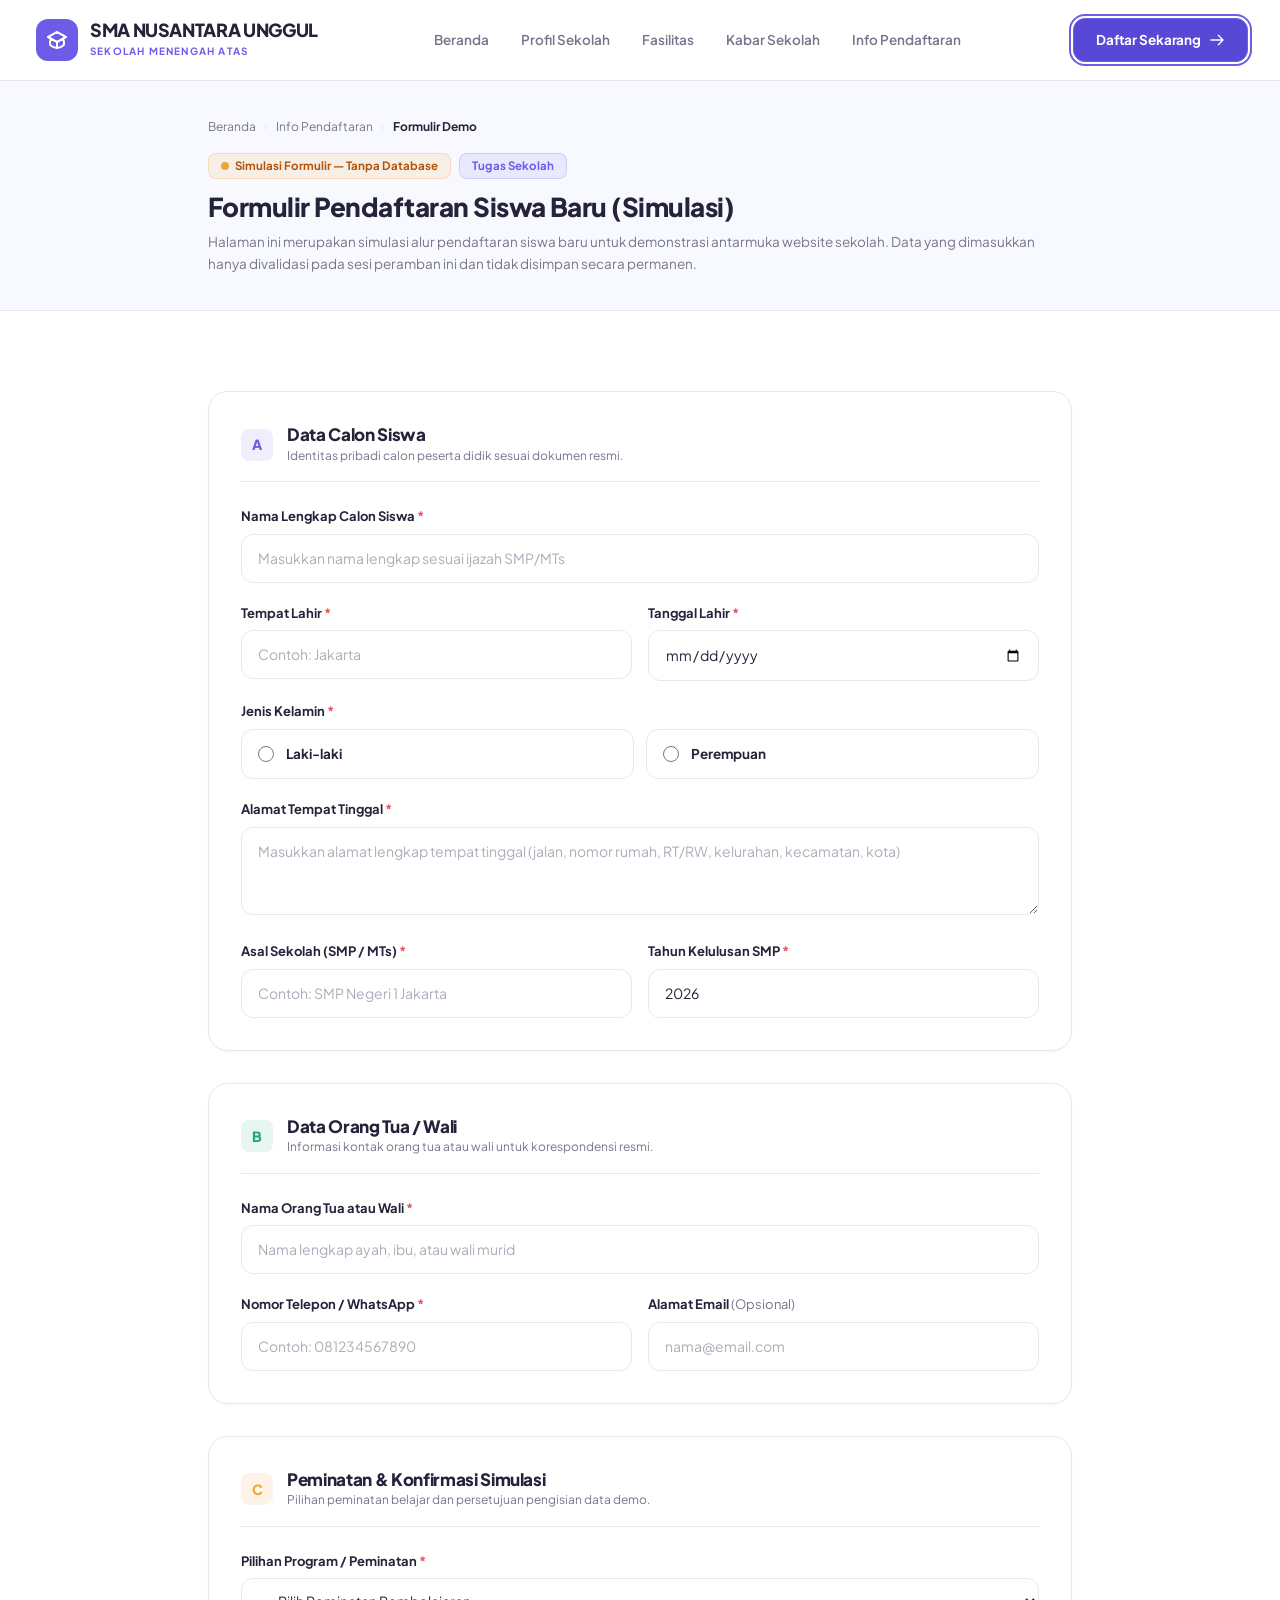
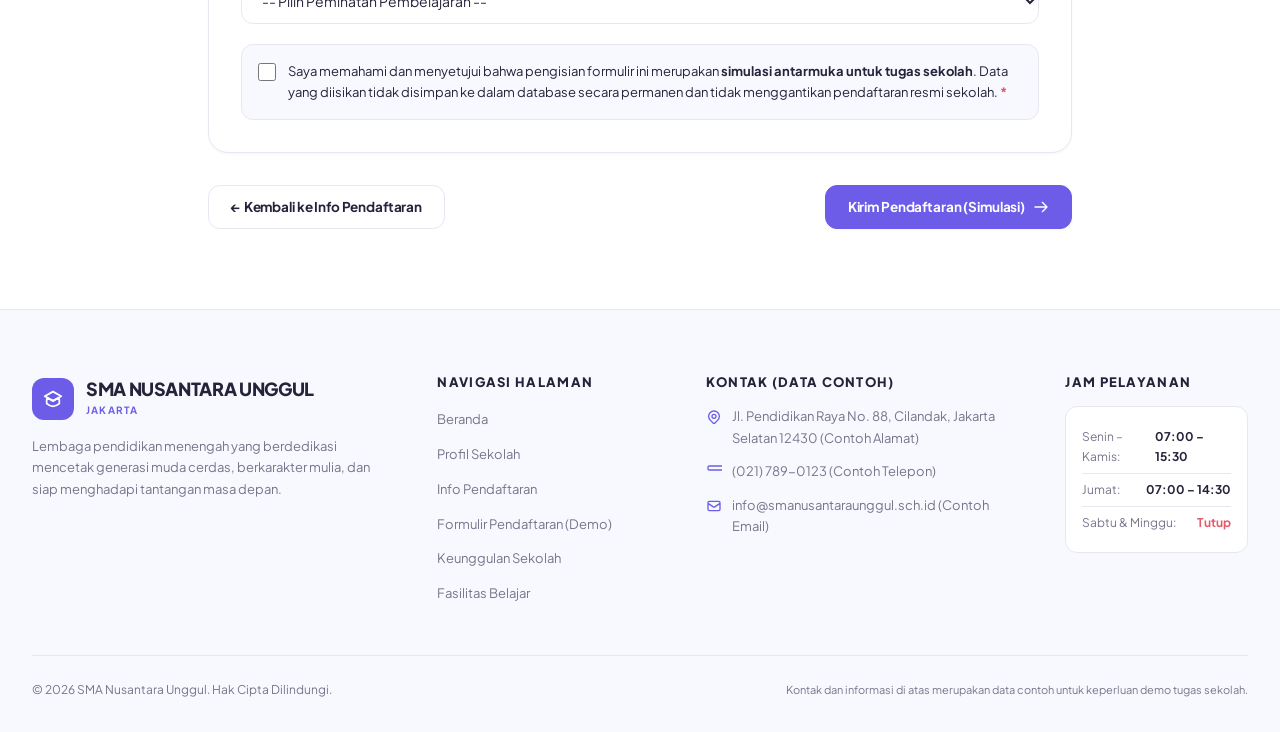
<file: formulir.html>
<!DOCTYPE html>
<html lang="id">
<head>
  <meta charset="UTF-8">
  <meta name="viewport" content="width=device-width, initial-scale=1.0">
  <title>Formulir Pendaftaran Siswa Baru (Demo) — SMA Nusantara Unggul</title>
  <meta name="description" content="Simulasi formulir pendaftaran siswa baru online SMA Nusantara Unggul untuk keperluan demonstrasi tugas sekolah.">

  <!-- Google Fonts: Plus Jakarta Sans -->
  <link rel="preconnect" href="https://fonts.googleapis.com">
  <link rel="preconnect" href="https://fonts.gstatic.com" crossorigin>
  <link href="https://fonts.googleapis.com/css2?family=Plus+Jakarta+Sans:wght@400;500;600;700;800&display=swap" rel="stylesheet">

  <!-- Custom Stylesheet -->
  <link rel="stylesheet" href="css/style.css">
</head>
<body>

  <!-- Accessibility Skip Link -->
  <a href="#main-content" class="skip-link">Lompat ke konten utama</a>

  <!-- ========================================== -->
  <!-- NAVBAR HEADER                              -->
  <!-- ========================================== -->
  <header id="main-navbar" class="navbar-header">
    <div class="container">
      <div class="nav-inner">
        
        <!-- School Brand Identity -->
        <a href="index.html" class="brand" aria-label="Beranda SMA Nusantara Unggul">
          <div class="brand-logo-box">
            <svg width="24" height="24" viewBox="0 0 24 24" fill="none" stroke="currentColor" stroke-width="2" stroke-linecap="round" stroke-linejoin="round">
              <path d="M12 14l9-5-9-5-9 5 9 5z"></path>
              <path d="M12 14l6.16-3.422a12.083 12.083 0 01.665 6.479A11.952 11.952 0 0112 20.055a11.952 11.952 0 01-6.824-2.998 12.078 12.078 0 01.665-6.479L12 14z"></path>
              <path d="M12 14l9-5-9-5-9 5 9 5zm0 0v6"></path>
            </svg>
          </div>
          <div class="brand-text">
            <span class="brand-title">SMA NUSANTARA UNGGUL</span>
            <span class="brand-subtitle">Sekolah Menengah Atas</span>
          </div>
        </a>

        <!-- Desktop Navigation Links -->
        <nav class="desktop-nav" aria-label="Navigasi Utama">
          <a href="index.html" class="nav-link">Beranda</a>
          <a href="profil.html" class="nav-link">Profil Sekolah</a>
          <a href="index.html#fasilitas" class="nav-link">Fasilitas</a>
          <a href="index.html#kabar" class="nav-link">Kabar Sekolah</a>
          <a href="pendaftaran.html" class="nav-link">Info Pendaftaran</a>
        </nav>

        <!-- Desktop Action CTA -->
        <div class="nav-action-desktop">
          <a href="formulir.html" class="btn btn-primary btn-active-state">
            <span>Daftar Sekarang</span>
            <svg class="btn-arrow-shift" width="16" height="16" viewBox="0 0 24 24" fill="none" stroke="currentColor" stroke-width="2" stroke-linecap="round" stroke-linejoin="round">
              <path d="M14 5l7 7m0 0l-7 7m7-7H3"></path>
            </svg>
          </a>
        </div>

        <!-- Mobile Hamburger Button -->
        <button id="mobile-menu-button" type="button" class="hamburger-btn" aria-expanded="false" aria-label="Buka Menu Navigasi">
          <svg width="22" height="22" viewBox="0 0 24 24" fill="none" stroke="currentColor" stroke-width="2" stroke-linecap="round" stroke-linejoin="round">
            <line x1="3" y1="12" x2="21" y2="12"></line>
            <line x1="3" y1="6" x2="21" y2="6"></line>
            <line x1="3" y1="18" x2="21" y2="18"></line>
          </svg>
        </button>

      </div>
    </div>

    <!-- Mobile Drawer Menu -->
    <div id="mobile-menu" class="mobile-drawer">
      <a href="index.html" class="mobile-nav-link">Beranda</a>
      <a href="profil.html" class="mobile-nav-link">Profil Sekolah</a>
      <a href="index.html#fasilitas" class="mobile-nav-link">Fasilitas Belajar</a>
      <a href="index.html#kabar" class="mobile-nav-link">Kabar Sekolah</a>
      <a href="pendaftaran.html" class="mobile-nav-link">Info Pendaftaran</a>
      <div class="mobile-drawer-cta">
        <a href="formulir.html" class="btn btn-primary btn-block btn-active-state">
          <span>Daftar Sekarang</span>
          <svg class="btn-arrow-shift" width="16" height="16" viewBox="0 0 24 24" fill="none" stroke="currentColor" stroke-width="2" stroke-linecap="round" stroke-linejoin="round">
            <path d="M14 5l7 7m0 0l-7 7m7-7H3"></path>
          </svg>
        </a>
      </div>
    </div>
  </header>

  <!-- ========================================== -->
  <!-- MAIN CONTENT                               -->
  <!-- ========================================== -->
  <main id="main-content">

    <!-- 1. BREADCRUMB & HEADER SECTION -->
    <section class="section-sm bg-soft border-b">
      <div class="container-narrow">
        
        <!-- Breadcrumb -->
        <nav class="breadcrumb-nav" aria-label="Breadcrumb">
          <a href="index.html">Beranda</a>
          <span class="separator">&rsaquo;</span>
          <a href="pendaftaran.html">Info Pendaftaran</a>
          <span class="separator">&rsaquo;</span>
          <span class="current">Formulir Demo</span>
        </nav>

        <div style="display: flex; flex-direction: column; gap: 8px;">
          <div style="display: flex; flex-wrap: wrap; gap: 8px; align-items: center;">
            <span class="badge badge-warning-soft">
              <span class="dot-indicator dot-orange"></span>
              Simulasi Formulir — Tanpa Database
            </span>
            <span class="badge badge-primary-soft">
              Tugas Sekolah
            </span>
          </div>

          <h1 style="font-size: 26px; line-height: 1.25; margin-top: 4px;">
            Formulir Pendaftaran Siswa Baru (Simulasi)
          </h1>

          <p style="font-size: 13.5px; color: var(--text-sub); line-height: 1.6;">
            Halaman ini merupakan simulasi alur pendaftaran siswa baru untuk demonstrasi antarmuka website sekolah. Data yang dimasukkan hanya divalidasi pada sesi peramban ini dan tidak disimpan secara permanen.
          </p>
        </div>

      </div>
    </section>

    <!-- 2. FORMULIR CONTAINER -->
    <section class="section bg-white">
      <div class="container-narrow">

        <!-- Simulation Success Receipt Card (Hidden by default, shown by JS on valid submit) -->
        <div id="simulation-success" class="simulation-success-card">
          
          <div class="success-header-row">
            <div class="success-icon-box">
              <svg width="26" height="26" viewBox="0 0 24 24" fill="none" stroke="currentColor" stroke-width="2.5" stroke-linecap="round" stroke-linejoin="round">
                <polyline points="20 6 9 17 4 12"></polyline>
              </svg>
            </div>
            <div>
              <span class="badge badge-success-soft" style="margin-bottom: 4px;">Berhasil Divalidasi</span>
              <h2>Simulasi Pengisian Formulir Berhasil!</h2>
              <p style="font-size: 13px; color: var(--text-sub); margin-top: 4px;">
                Seluruh isian formulir telah lolos validasi sistem antarmuka. Terima kasih telah mencoba demonstrasi pendaftaran daring SMA Nusantara Unggul.
              </p>
            </div>
          </div>

          <!-- Notice Box -->
          <div class="success-notice-box">
            <strong style="color: var(--text-main); display: block; margin-bottom: 4px;">
              Pemberitahuan Sistem Demonstrasi:
            </strong>
            Karena website ini dirancang khusus untuk demonstrasi tugas sekolah tanpa basis data server, <strong>data Anda tidak disimpan secara permanen</strong> dan tidak ada nomor registrasi resmi yang diterbitkan.
          </div>

          <!-- Summary Data Card -->
          <div class="preview-summary-card">
            <h3>Ringkasan Data yang Dikirim (Demonstrasi):</h3>
            
            <div class="preview-grid">
              <div>
                <span class="preview-label">Nama Lengkap Calon Siswa:</span>
                <span id="preview-nama" class="preview-value"></span>
              </div>
              <div>
                <span class="preview-label">Tempat & Tanggal Lahir:</span>
                <span id="preview-ttl" class="preview-value"></span>
              </div>
              <div>
                <span class="preview-label">Jenis Kelamin:</span>
                <span id="preview-jk" class="preview-value"></span>
              </div>
              <div>
                <span class="preview-label">Asal Sekolah & Kelulusan:</span>
                <span id="preview-sekolah" class="preview-value"></span>
              </div>
              <div class="preview-col-span-2">
                <span class="preview-label">Alamat Tempat Tinggal:</span>
                <span id="preview-alamat" class="preview-value"></span>
              </div>
              <div>
                <span class="preview-label">Nama Orang Tua / Wali:</span>
                <span id="preview-wali" class="preview-value"></span>
              </div>
              <div>
                <span class="preview-label">Nomor Telepon:</span>
                <span id="preview-telp" class="preview-value"></span>
              </div>
              <div>
                <span class="preview-label">Alamat Email:</span>
                <span id="preview-email" class="preview-value"></span>
              </div>
              <div>
                <span class="preview-label">Pilihan Peminatan:</span>
                <span id="preview-program" class="preview-value highlight"></span>
              </div>
            </div>
          </div>

          <!-- Success Actions -->
          <div style="display: flex; flex-wrap: wrap; gap: 12px; align-items: center;">
            <button id="btn-reset-form" type="button" class="btn btn-primary">
              <svg width="16" height="16" viewBox="0 0 24 24" fill="none" stroke="currentColor" stroke-width="2" stroke-linecap="round" stroke-linejoin="round">
                <polyline points="1 4 1 10 7 10"></polyline>
                <polyline points="23 20 23 14 17 14"></polyline>
                <path d="M20.49 9A9 9 0 0 0 5.64 5.64L1 10m22 4l-4.64 4.36A9 9 0 0 1 3.51 15"></path>
              </svg>
              <span>Isi Formulir Lagi</span>
            </button>
            <a href="pendaftaran.html" class="btn btn-outline">
              Kembali ke Info Pendaftaran
            </a>
          </div>

        </div>

        <!-- Active Form Section -->
        <div id="form-section">
          
          <!-- General Error Alert Box (Hidden by default) -->
          <div id="form-alert-top" class="form-alert-box">
            <svg width="20" height="20" viewBox="0 0 24 24" fill="none" stroke="currentColor" stroke-width="2" stroke-linecap="round" stroke-linejoin="round" style="flex-shrink: 0; margin-top: 2px;">
              <circle cx="12" cy="12" r="10"></circle>
              <line x1="12" y1="8" x2="12" y2="12"></line>
              <line x1="12" y1="16" x2="12.01" y2="16"></line>
            </svg>
            <div>
              <strong>Mohon periksa kembali isian formulir Anda:</strong>
              <p style="margin-top: 2px;">Terdapat beberapa kolom wajib yang belum diisi atau tidak sesuai ketentuan format.</p>
            </div>
          </div>

          <form id="registration-form" novalidate>
            
            <!-- BAGIAN A: DATA CALON SISWA -->
            <div class="form-card">
              <div class="form-card-header">
                <div class="section-letter-badge badge-a">A</div>
                <div>
                  <h2>Data Calon Siswa</h2>
                  <p>Identitas pribadi calon peserta didik sesuai dokumen resmi.</p>
                </div>
              </div>

              <!-- 1. Nama Lengkap -->
              <div class="form-group">
                <label for="nama_lengkap" class="form-label">
                  Nama Lengkap Calon Siswa <span class="required-star">*</span>
                </label>
                <input type="text" id="nama_lengkap" name="nama_lengkap" class="form-control" placeholder="Masukkan nama lengkap sesuai ijazah SMP/MTs">
                <div id="error-nama_lengkap" class="error-text">
                  <svg width="14" height="14" viewBox="0 0 24 24" fill="none" stroke="currentColor" stroke-width="2" stroke-linecap="round" stroke-linejoin="round"><circle cx="12" cy="12" r="10"></circle><line x1="12" y1="8" x2="12" y2="12"></line><line x1="12" y1="16" x2="12.01" y2="16"></line></svg>
                  <span class="error-msg-text">Nama lengkap calon siswa wajib diisi.</span>
                </div>
              </div>

              <!-- 2. Tempat & Tanggal Lahir -->
              <div class="form-grid-2 form-group">
                <div>
                  <label for="tempat_lahir" class="form-label">
                    Tempat Lahir <span class="required-star">*</span>
                  </label>
                  <input type="text" id="tempat_lahir" name="tempat_lahir" class="form-control" placeholder="Contoh: Jakarta">
                  <div id="error-tempat_lahir" class="error-text">
                    <svg width="14" height="14" viewBox="0 0 24 24" fill="none" stroke="currentColor" stroke-width="2" stroke-linecap="round" stroke-linejoin="round"><circle cx="12" cy="12" r="10"></circle><line x1="12" y1="8" x2="12" y2="12"></line><line x1="12" y1="16" x2="12.01" y2="16"></line></svg>
                    <span class="error-msg-text">Tempat lahir wajib diisi.</span>
                  </div>
                </div>

                <div>
                  <label for="tanggal_lahir" class="form-label">
                    Tanggal Lahir <span class="required-star">*</span>
                  </label>
                  <input type="date" id="tanggal_lahir" name="tanggal_lahir" class="form-control">
                  <div id="error-tanggal_lahir" class="error-text">
                    <svg width="14" height="14" viewBox="0 0 24 24" fill="none" stroke="currentColor" stroke-width="2" stroke-linecap="round" stroke-linejoin="round"><circle cx="12" cy="12" r="10"></circle><line x1="12" y1="8" x2="12" y2="12"></line><line x1="12" y1="16" x2="12.01" y2="16"></line></svg>
                    <span class="error-msg-text">Tanggal lahir wajib diisi.</span>
                  </div>
                </div>
              </div>

              <!-- 3. Jenis Kelamin -->
              <div id="group-jenis_kelamin" class="form-group">
                <span class="form-label">
                  Jenis Kelamin <span class="required-star">*</span>
                </span>
                <div class="radio-group">
                  <label class="radio-card">
                    <input type="radio" name="jenis_kelamin" value="Laki-laki">
                    <span style="font-weight: 700; font-size: 13.5px; color: var(--text-main);">Laki-laki</span>
                  </label>
                  <label class="radio-card">
                    <input type="radio" name="jenis_kelamin" value="Perempuan">
                    <span style="font-weight: 700; font-size: 13.5px; color: var(--text-main);">Perempuan</span>
                  </label>
                </div>
                <div id="error-jenis_kelamin" class="error-text">
                  <svg width="14" height="14" viewBox="0 0 24 24" fill="none" stroke="currentColor" stroke-width="2" stroke-linecap="round" stroke-linejoin="round"><circle cx="12" cy="12" r="10"></circle><line x1="12" y1="8" x2="12" y2="12"></line><line x1="12" y1="16" x2="12.01" y2="16"></line></svg>
                  <span class="error-msg-text">Silakan pilih jenis kelamin.</span>
                </div>
              </div>

              <!-- 4. Alamat Tempat Tinggal -->
              <div class="form-group">
                <label for="alamat" class="form-label">
                  Alamat Tempat Tinggal <span class="required-star">*</span>
                </label>
                <textarea id="alamat" name="alamat" class="form-textarea" placeholder="Masukkan alamat lengkap tempat tinggal (jalan, nomor rumah, RT/RW, kelurahan, kecamatan, kota)"></textarea>
                <div id="error-alamat" class="error-text">
                  <svg width="14" height="14" viewBox="0 0 24 24" fill="none" stroke="currentColor" stroke-width="2" stroke-linecap="round" stroke-linejoin="round"><circle cx="12" cy="12" r="10"></circle><line x1="12" y1="8" x2="12" y2="12"></line><line x1="12" y1="16" x2="12.01" y2="16"></line></svg>
                  <span class="error-msg-text">Alamat tempat tinggal wajib diisi.</span>
                </div>
              </div>

              <!-- 5. Asal Sekolah & Tahun Lulus -->
              <div class="form-grid-2 form-group">
                <div>
                  <label for="asal_sekolah" class="form-label">
                    Asal Sekolah (SMP / MTs) <span class="required-star">*</span>
                  </label>
                  <input type="text" id="asal_sekolah" name="asal_sekolah" class="form-control" placeholder="Contoh: SMP Negeri 1 Jakarta">
                  <div id="error-asal_sekolah" class="error-text">
                    <svg width="14" height="14" viewBox="0 0 24 24" fill="none" stroke="currentColor" stroke-width="2" stroke-linecap="round" stroke-linejoin="round"><circle cx="12" cy="12" r="10"></circle><line x1="12" y1="8" x2="12" y2="12"></line><line x1="12" y1="16" x2="12.01" y2="16"></line></svg>
                    <span class="error-msg-text">Asal sekolah (SMP/MTs) wajib diisi.</span>
                  </div>
                </div>

                <div>
                  <label for="tahun_lulus" class="form-label">
                    Tahun Kelulusan SMP <span class="required-star">*</span>
                  </label>
                  <input type="text" id="tahun_lulus" name="tahun_lulus" class="form-control" placeholder="Contoh: 2026" maxlength="4" value="2026">
                  <div id="error-tahun_lulus" class="error-text">
                    <svg width="14" height="14" viewBox="0 0 24 24" fill="none" stroke="currentColor" stroke-width="2" stroke-linecap="round" stroke-linejoin="round"><circle cx="12" cy="12" r="10"></circle><line x1="12" y1="8" x2="12" y2="12"></line><line x1="12" y1="16" x2="12.01" y2="16"></line></svg>
                    <span class="error-msg-text">Tahun kelulusan harus 4 digit angka (contoh: 2026).</span>
                  </div>
                </div>
              </div>

            </div>

            <!-- BAGIAN B: DATA ORANG TUA / WALI -->
            <div class="form-card">
              <div class="form-card-header">
                <div class="section-letter-badge badge-b">B</div>
                <div>
                  <h2>Data Orang Tua / Wali</h2>
                  <p>Informasi kontak orang tua atau wali untuk korespondensi resmi.</p>
                </div>
              </div>

              <!-- 6. Nama Orang Tua / Wali -->
              <div class="form-group">
                <label for="nama_wali" class="form-label">
                  Nama Orang Tua atau Wali <span class="required-star">*</span>
                </label>
                <input type="text" id="nama_wali" name="nama_wali" class="form-control" placeholder="Nama lengkap ayah, ibu, atau wali murid">
                <div id="error-nama_wali" class="error-text">
                  <svg width="14" height="14" viewBox="0 0 24 24" fill="none" stroke="currentColor" stroke-width="2" stroke-linecap="round" stroke-linejoin="round"><circle cx="12" cy="12" r="10"></circle><line x1="12" y1="8" x2="12" y2="12"></line><line x1="12" y1="16" x2="12.01" y2="16"></line></svg>
                  <span class="error-msg-text">Nama orang tua atau wali wajib diisi.</span>
                </div>
              </div>

              <!-- 7. Nomor Telepon & Email -->
              <div class="form-grid-2 form-group">
                <div>
                  <label for="nomor_telepon" class="form-label">
                    Nomor Telepon / WhatsApp <span class="required-star">*</span>
                  </label>
                  <input type="tel" id="nomor_telepon" name="nomor_telepon" class="form-control" placeholder="Contoh: 081234567890">
                  <div id="error-nomor_telepon" class="error-text">
                    <svg width="14" height="14" viewBox="0 0 24 24" fill="none" stroke="currentColor" stroke-width="2" stroke-linecap="round" stroke-linejoin="round"><circle cx="12" cy="12" r="10"></circle><line x1="12" y1="8" x2="12" y2="12"></line><line x1="12" y1="16" x2="12.01" y2="16"></line></svg>
                    <span class="error-msg-text">Nomor telepon wajib diisi (minimal 10 digit).</span>
                  </div>
                </div>

                <div>
                  <label for="email" class="form-label">
                    Alamat Email <span style="font-weight: 400; color: var(--text-sub);">(Opsional)</span>
                  </label>
                  <input type="email" id="email" name="email" class="form-control" placeholder="nama@email.com">
                  <div id="error-email" class="error-text">
                    <svg width="14" height="14" viewBox="0 0 24 24" fill="none" stroke="currentColor" stroke-width="2" stroke-linecap="round" stroke-linejoin="round"><circle cx="12" cy="12" r="10"></circle><line x1="12" y1="8" x2="12" y2="12"></line><line x1="12" y1="16" x2="12.01" y2="16"></line></svg>
                    <span class="error-msg-text">Format alamat email tidak valid.</span>
                  </div>
                </div>
              </div>

            </div>

            <!-- BAGIAN C: PEMINATAN & KONFIRMASI SIMULASI -->
            <div class="form-card">
              <div class="form-card-header">
                <div class="section-letter-badge badge-c">C</div>
                <div>
                  <h2>Peminatan & Konfirmasi Simulasi</h2>
                  <p>Pilihan peminatan belajar dan persetujuan pengisian data demo.</p>
                </div>
              </div>

              <!-- 8. Program Pilihan -->
              <div class="form-group">
                <label for="program_pilihan" class="form-label">
                  Pilihan Program / Peminatan <span class="required-star">*</span>
                </label>
                <select id="program_pilihan" name="program_pilihan" class="form-select">
                  <option value="" disabled selected>-- Pilih Peminatan Pembelajaran --</option>
                  <option value="MIPA">MIPA (Matematika & Ilmu Pengetahuan Alam)</option>
                  <option value="IPS">IPS (Ilmu Pengetahuan Sosial)</option>
                  <option value="Bahasa & Budaya">Bahasa & Budaya</option>
                </select>
                <div id="error-program_pilihan" class="error-text">
                  <svg width="14" height="14" viewBox="0 0 24 24" fill="none" stroke="currentColor" stroke-width="2" stroke-linecap="round" stroke-linejoin="round"><circle cx="12" cy="12" r="10"></circle><line x1="12" y1="8" x2="12" y2="12"></line><line x1="12" y1="16" x2="12.01" y2="16"></line></svg>
                  <span class="error-msg-text">Silakan pilih peminatan pembelajaran.</span>
                </div>
              </div>

              <!-- 9. Checkbox Persetujuan -->
              <div class="form-group">
                <label id="checkbox-card-persetujuan" class="checkbox-card">
                  <input type="checkbox" id="persetujuan_simulasi" name="persetujuan_simulasi">
                  <span style="font-size: 13px; line-height: 1.6; color: var(--text-main);">
                    Saya memahami dan menyetujui bahwa pengisian formulir ini merupakan <strong>simulasi antarmuka untuk tugas sekolah</strong>. Data yang diisikan tidak disimpan ke dalam database secara permanen dan tidak menggantikan pendaftaran resmi sekolah. <span class="required-star">*</span>
                  </span>
                </label>
                <div id="error-persetujuan_simulasi" class="error-text">
                  <svg width="14" height="14" viewBox="0 0 24 24" fill="none" stroke="currentColor" stroke-width="2" stroke-linecap="round" stroke-linejoin="round"><circle cx="12" cy="12" r="10"></circle><line x1="12" y1="8" x2="12" y2="12"></line><line x1="12" y1="16" x2="12.01" y2="16"></line></svg>
                  <span class="error-msg-text">Anda wajib mencentang persetujuan simulasi sebelum mengirimkan data.</span>
                </div>
              </div>

            </div>

            <!-- Form Action Buttons -->
            <div class="form-actions">
              <a href="pendaftaran.html" class="btn btn-outline">
                &larr; Kembali ke Info Pendaftaran
              </a>
              <button type="submit" class="btn btn-primary">
                <span>Kirim Pendaftaran (Simulasi)</span>
                <svg class="btn-arrow-shift" width="16" height="16" viewBox="0 0 24 24" fill="none" stroke="currentColor" stroke-width="2" stroke-linecap="round" stroke-linejoin="round">
                  <path d="M14 5l7 7m0 0l-7 7m7-7H3"></path>
                </svg>
              </button>
            </div>

          </form>

        </div>

      </div>
    </section>

  </main>

  <!-- ========================================== -->
  <!-- FOOTER                                     -->
  <!-- ========================================== -->
  <footer class="footer">
    <div class="container">
      
      <div class="footer-grid">
        
        <!-- Col 1: Brand Info -->
        <div class="footer-col">
          <a href="index.html" class="brand" style="padding-left: 0;">
            <div class="brand-logo-box">
              <svg width="22" height="22" viewBox="0 0 24 24" fill="none" stroke="currentColor" stroke-width="2" stroke-linecap="round" stroke-linejoin="round">
                <path d="M12 14l9-5-9-5-9 5 9 5z"></path>
                <path d="M12 14l6.16-3.422a12.083 12.083 0 01.665 6.479A11.952 11.952 0 0112 20.055a11.952 11.952 0 01-6.824-2.998 12.078 12.078 0 01.665-6.479L12 14z"></path>
              </svg>
            </div>
            <div class="brand-text">
              <span class="brand-title">SMA NUSANTARA UNGGUL</span>
              <span class="brand-subtitle">Jakarta</span>
            </div>
          </a>
          <p class="footer-desc">Lembaga pendidikan menengah yang berdedikasi mencetak generasi muda cerdas, berkarakter mulia, dan siap menghadapi tantangan masa depan.</p>
        </div>

        <!-- Col 2: Navigation -->
        <div class="footer-col">
          <h3>Navigasi Halaman</h3>
          <ul class="footer-links">
            <li><a href="index.html">Beranda</a></li>
            <li><a href="profil.html">Profil Sekolah</a></li>
            <li><a href="pendaftaran.html">Info Pendaftaran</a></li>
            <li><a href="formulir.html">Formulir Pendaftaran (Demo)</a></li>
            <li><a href="index.html#keunggulan">Keunggulan Sekolah</a></li>
            <li><a href="index.html#fasilitas">Fasilitas Belajar</a></li>
          </ul>
        </div>

        <!-- Col 3: Contact Placeholder -->
        <div class="footer-col">
          <h3>Kontak (Data Contoh)</h3>
          <ul class="footer-contact-list">
            <li class="footer-contact-item">
              <svg class="footer-contact-icon" viewBox="0 0 24 24" fill="none" stroke="currentColor" stroke-width="2" stroke-linecap="round" stroke-linejoin="round">
                <path d="M17.657 16.657L13.414 20.9a1.998 1.998 0 01-2.827 0l-4.244-4.243a8 8 0 1111.314 0z"></path>
                <path d="M15 11a3 3 0 11-6 0 3 3 0 016 0z"></path>
              </svg>
              <span>Jl. Pendidikan Raya No. 88, Cilandak, Jakarta Selatan 12430 (Contoh Alamat)</span>
            </li>
            <li class="footer-contact-item">
              <svg class="footer-contact-icon" viewBox="0 0 24 24" fill="none" stroke="currentColor" stroke-width="2" stroke-linecap="round" stroke-linejoin="round">
                <path d="M3 5a2 2 0 012-2h32a2 2 0 012 2v2a2 2 0 01-2 2H5a2 2 0 01-2-2V5z"></path>
              </svg>
              <span>(021) 789-0123 (Contoh Telepon)</span>
            </li>
            <li class="footer-contact-item">
              <svg class="footer-contact-icon" viewBox="0 0 24 24" fill="none" stroke="currentColor" stroke-width="2" stroke-linecap="round" stroke-linejoin="round">
                <path d="M3 8l7.89 5.26a2 2 0 002.22 0L21 8M5 19h14a2 2 0 002-2V7a2 2 0 00-2-2H5a2 2 0 00-2 2v10a2 2 0 002 2z"></path>
              </svg>
              <span>info@smanusantaraunggul.sch.id (Contoh Email)</span>
            </li>
          </ul>
        </div>

        <!-- Col 4: Office Hours -->
        <div class="footer-col">
          <h3>Jam Pelayanan</h3>
          <div class="hours-box">
            <div class="hours-row">
              <span>Senin – Kamis:</span>
              <strong style="color: var(--text-main);">07:00 – 15:30</strong>
            </div>
            <div class="hours-row">
              <span>Jumat:</span>
              <strong style="color: var(--text-main);">07:00 – 14:30</strong>
            </div>
            <div class="hours-row">
              <span>Sabtu & Minggu:</span>
              <span class="hours-closed">Tutup</span>
            </div>
          </div>
        </div>

      </div>

      <!-- Copyright -->
      <div class="footer-bottom">
        <p>&copy; 2026 SMA Nusantara Unggul. Hak Cipta Dilindungi.</p>
        <p style="font-size: 11px; color: var(--text-sub);">Kontak dan informasi di atas merupakan data contoh untuk keperluan demo tugas sekolah.</p>
      </div>

    </div>
  </footer>

  <!-- Scripts -->
  <script src="js/main.js"></script>
  <script src="js/formulir.js"></script>
</body>
</html>
</file>
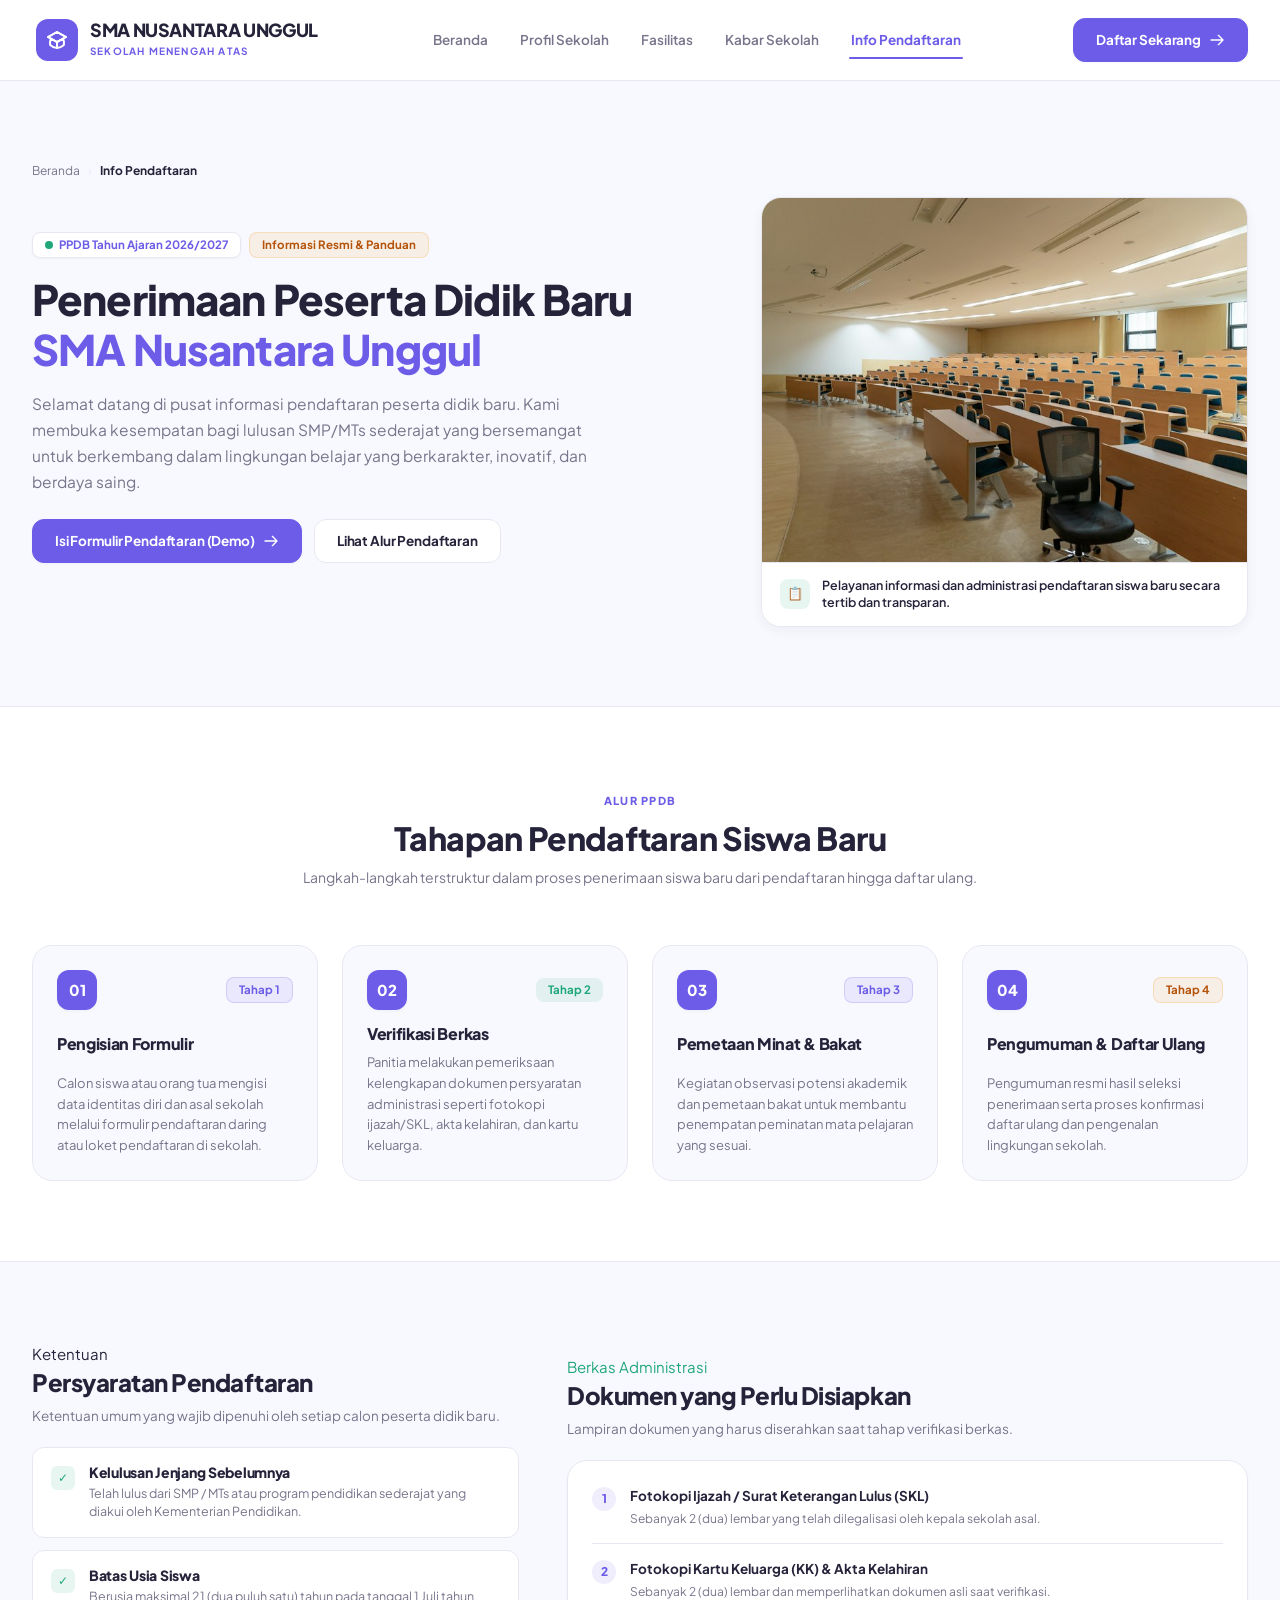
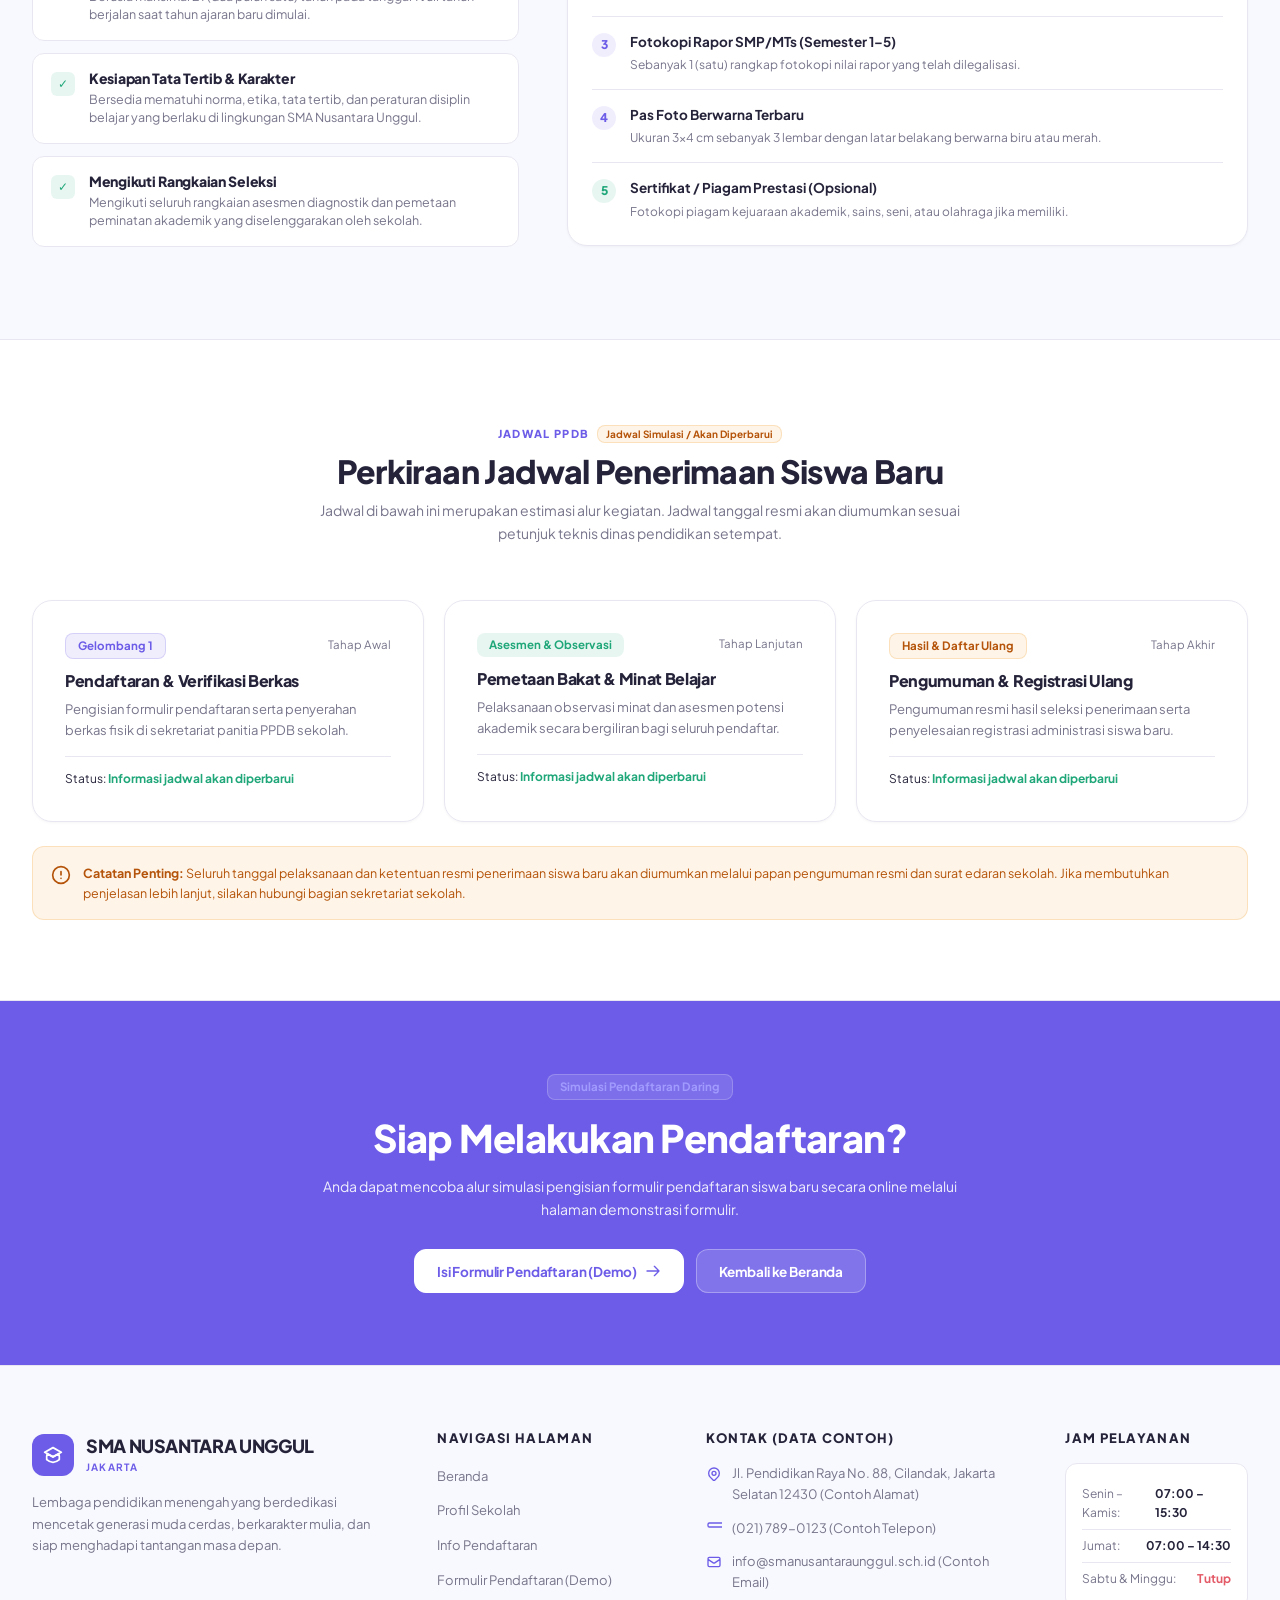
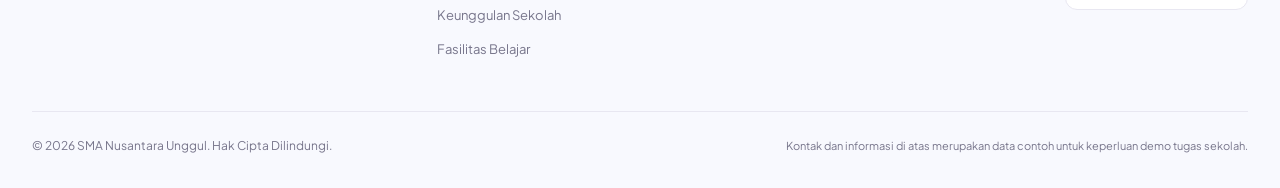
<file: pendaftaran.html>
<!DOCTYPE html>
<html lang="id">
<head>
  <meta charset="UTF-8">
  <meta name="viewport" content="width=device-width, initial-scale=1.0">
  <title>Informasi Pendaftaran Siswa Baru (PPDB) — SMA Nusantara Unggul</title>
  <meta name="description" content="Informasi lengkap PPDB SMA Nusantara Unggul: alur pendaftaran, persyaratan calon siswa, dokumen berkas yang dibutuhkan, dan jadwal penerimaan.">

  <!-- Google Fonts: Plus Jakarta Sans -->
  <link rel="preconnect" href="https://fonts.googleapis.com">
  <link rel="preconnect" href="https://fonts.gstatic.com" crossorigin>
  <link href="https://fonts.googleapis.com/css2?family=Plus+Jakarta+Sans:wght@400;500;600;700;800&display=swap" rel="stylesheet">

  <!-- Custom Stylesheet -->
  <link rel="stylesheet" href="css/style.css">
</head>
<body>

  <!-- Accessibility Skip Link -->
  <a href="#main-content" class="skip-link">Lompat ke konten utama</a>

  <!-- ========================================== -->
  <!-- NAVBAR HEADER                              -->
  <!-- ========================================== -->
  <header id="main-navbar" class="navbar-header">
    <div class="container">
      <div class="nav-inner">
        
        <!-- School Brand Identity -->
        <a href="index.html" class="brand" aria-label="Beranda SMA Nusantara Unggul">
          <div class="brand-logo-box">
            <svg width="24" height="24" viewBox="0 0 24 24" fill="none" stroke="currentColor" stroke-width="2" stroke-linecap="round" stroke-linejoin="round">
              <path d="M12 14l9-5-9-5-9 5 9 5z"></path>
              <path d="M12 14l6.16-3.422a12.083 12.083 0 01.665 6.479A11.952 11.952 0 0112 20.055a11.952 11.952 0 01-6.824-2.998 12.078 12.078 0 01.665-6.479L12 14z"></path>
              <path d="M12 14l9-5-9-5-9 5 9 5zm0 0v6"></path>
            </svg>
          </div>
          <div class="brand-text">
            <span class="brand-title">SMA NUSANTARA UNGGUL</span>
            <span class="brand-subtitle">Sekolah Menengah Atas</span>
          </div>
        </a>

        <!-- Desktop Navigation Links -->
        <nav class="desktop-nav" aria-label="Navigasi Utama">
          <a href="index.html" class="nav-link">Beranda</a>
          <a href="profil.html" class="nav-link">Profil Sekolah</a>
          <a href="index.html#fasilitas" class="nav-link">Fasilitas</a>
          <a href="index.html#kabar" class="nav-link">Kabar Sekolah</a>
          <a href="pendaftaran.html" class="nav-link active">Info Pendaftaran</a>
        </nav>

        <!-- Desktop Action CTA -->
        <div class="nav-action-desktop">
          <a href="formulir.html" class="btn btn-primary">
            <span>Daftar Sekarang</span>
            <svg class="btn-arrow-shift" width="16" height="16" viewBox="0 0 24 24" fill="none" stroke="currentColor" stroke-width="2" stroke-linecap="round" stroke-linejoin="round">
              <path d="M14 5l7 7m0 0l-7 7m7-7H3"></path>
            </svg>
          </a>
        </div>

        <!-- Mobile Hamburger Button -->
        <button id="mobile-menu-button" type="button" class="hamburger-btn" aria-expanded="false" aria-label="Buka Menu Navigasi">
          <svg width="22" height="22" viewBox="0 0 24 24" fill="none" stroke="currentColor" stroke-width="2" stroke-linecap="round" stroke-linejoin="round">
            <line x1="3" y1="12" x2="21" y2="12"></line>
            <line x1="3" y1="6" x2="21" y2="6"></line>
            <line x1="3" y1="18" x2="21" y2="18"></line>
          </svg>
        </button>

      </div>
    </div>

    <!-- Mobile Drawer Menu -->
    <div id="mobile-menu" class="mobile-drawer">
      <a href="index.html" class="mobile-nav-link">Beranda</a>
      <a href="profil.html" class="mobile-nav-link">Profil Sekolah</a>
      <a href="index.html#fasilitas" class="mobile-nav-link">Fasilitas Belajar</a>
      <a href="index.html#kabar" class="mobile-nav-link">Kabar Sekolah</a>
      <a href="pendaftaran.html" class="mobile-nav-link active">Info Pendaftaran</a>
      <div class="mobile-drawer-cta">
        <a href="formulir.html" class="btn btn-primary btn-block">
          <span>Daftar Sekarang</span>
          <svg class="btn-arrow-shift" width="16" height="16" viewBox="0 0 24 24" fill="none" stroke="currentColor" stroke-width="2" stroke-linecap="round" stroke-linejoin="round">
            <path d="M14 5l7 7m0 0l-7 7m7-7H3"></path>
          </svg>
        </a>
      </div>
    </div>
  </header>

  <!-- ========================================== -->
  <!-- MAIN CONTENT                               -->
  <!-- ========================================== -->
  <main id="main-content">

    <!-- 1. BREADCRUMB & HERO SECTION -->
    <section class="section bg-soft border-b">
      <div class="container">
        
        <!-- Breadcrumb -->
        <nav class="breadcrumb-nav reveal-on-scroll" aria-label="Breadcrumb">
          <a href="index.html">Beranda</a>
          <span class="separator">&rsaquo;</span>
          <span class="current">Info Pendaftaran</span>
        </nav>

        <div class="grid-hero">
          
          <!-- Hero Text -->
          <div class="hero-content">
            <div class="hero-tags reveal-on-scroll">
              <span class="badge badge-white">
                <span class="dot-indicator dot-green"></span>
                PPDB Tahun Ajaran 2026/2027
              </span>
              <span class="badge badge-warning-soft">
                Informasi Resmi & Panduan
              </span>
            </div>

            <h1 class="hero-title reveal-on-scroll delay-100">
              Penerimaan Peserta Didik Baru <span class="text-primary">SMA Nusantara Unggul</span>
            </h1>

            <p class="hero-desc reveal-on-scroll delay-200">
              Selamat datang di pusat informasi pendaftaran peserta didik baru. Kami membuka kesempatan bagi lulusan SMP/MTs sederajat yang bersemangat untuk berkembang dalam lingkungan belajar yang berkarakter, inovatif, dan berdaya saing.
            </p>

            <div class="hero-btns reveal-on-scroll delay-300">
              <a href="formulir.html" class="btn btn-primary">
                <span>Isi Formulir Pendaftaran (Demo)</span>
                <svg class="btn-arrow-shift" width="16" height="16" viewBox="0 0 24 24" fill="none" stroke="currentColor" stroke-width="2" stroke-linecap="round" stroke-linejoin="round">
                  <path d="M14 5l7 7m0 0l-7 7m7-7H3"></path>
                </svg>
              </a>
              <a href="#tahapan" class="btn btn-outline">
                Lihat Alur Pendaftaran
              </a>
            </div>
          </div>

          <!-- Hero Image -->
          <div class="hero-visual reveal-on-scroll delay-200">
            <div class="hero-image-card">
              <div class="aspect-4-3">
                <img src="assets/images/gedung-administrasi.jpg" alt="Gedung Pusat Pelayanan dan Administrasi Pendaftaran Sekolah" class="card-img card-img-scale" loading="eager">
              </div>
              <div class="image-card-caption">
                <div class="check-icon-badge">📋</div>
                <p>Pelayanan informasi dan administrasi pendaftaran siswa baru secara tertib dan transparan.</p>
              </div>
            </div>
          </div>

        </div>
      </div>
    </section>

    <!-- 2. TAHAPAN ALUR PENDAFTARAN -->
    <section id="tahapan" class="section bg-white border-b">
      <div class="container">
        
        <div class="section-header reveal-on-scroll">
          <span class="eyebrow">Alur PPDB</span>
          <h2>Tahapan Pendaftaran Siswa Baru</h2>
          <p>Langkah-langkah terstruktur dalam proses penerimaan siswa baru dari pendaftaran hingga daftar ulang.</p>
        </div>

        <div class="grid-4">
          
          <!-- Step 1 -->
          <div class="card-step reveal-on-scroll delay-100">
            <div class="step-header">
              <span class="step-num">01</span>
              <span class="badge badge-primary-soft">Tahap 1</span>
            </div>
            <h3>Pengisian Formulir</h3>
            <p>Calon siswa atau orang tua mengisi data identitas diri dan asal sekolah melalui formulir pendaftaran daring atau loket pendaftaran di sekolah.</p>
          </div>

          <!-- Step 2 -->
          <div class="card-step reveal-on-scroll delay-200">
            <div class="step-header">
              <span class="step-num">02</span>
              <span class="badge badge-success-soft">Tahap 2</span>
            </div>
            <h3>Verifikasi Berkas</h3>
            <p>Panitia melakukan pemeriksaan kelengkapan dokumen persyaratan administrasi seperti fotokopi ijazah/SKL, akta kelahiran, dan kartu keluarga.</p>
          </div>

          <!-- Step 3 -->
          <div class="card-step reveal-on-scroll delay-300">
            <div class="step-header">
              <span class="step-num">03</span>
              <span class="badge badge-primary-soft">Tahap 3</span>
            </div>
            <h3>Pemetaan Minat & Bakat</h3>
            <p>Kegiatan observasi potensi akademik dan pemetaan bakat untuk membantu penempatan peminatan mata pelajaran yang sesuai.</p>
          </div>

          <!-- Step 4 -->
          <div class="card-step reveal-on-scroll delay-400">
            <div class="step-header">
              <span class="step-num">04</span>
              <span class="badge badge-warning-soft">Tahap 4</span>
            </div>
            <h3>Pengumuman & Daftar Ulang</h3>
            <p>Pengumuman resmi hasil seleksi penerimaan serta proses konfirmasi daftar ulang dan pengenalan lingkungan sekolah.</p>
          </div>

        </div>

      </div>
    </section>

    <!-- 3. PERSYARATAN & DOKUMEN BERKAS -->
    <section class="section bg-soft border-b">
      <div class="container">
        
        <div class="grid-2">
          
          <!-- Requirements Column -->
          <div class="reveal-on-scroll">
            <span class="eyebrow">Ketentuan</span>
            <h2 style="font-size: 24px; margin-bottom: 8px;">Persyaratan Pendaftaran</h2>
            <p style="font-size: 13.5px; color: var(--text-sub); margin-bottom: 20px;">Ketentuan umum yang wajib dipenuhi oleh setiap calon peserta didik baru.</p>

            <div class="requirement-item">
              <div class="requirement-icon">✓</div>
              <div>
                <h3>Kelulusan Jenjang Sebelumnya</h3>
                <p>Telah lulus dari SMP / MTs atau program pendidikan sederajat yang diakui oleh Kementerian Pendidikan.</p>
              </div>
            </div>

            <div class="requirement-item">
              <div class="requirement-icon">✓</div>
              <div>
                <h3>Batas Usia Siswa</h3>
                <p>Berusia maksimal 21 (dua puluh satu) tahun pada tanggal 1 Juli tahun berjalan saat tahun ajaran baru dimulai.</p>
              </div>
            </div>

            <div class="requirement-item">
              <div class="requirement-icon">✓</div>
              <div>
                <h3>Kesiapan Tata Tertib & Karakter</h3>
                <p>Bersedia mematuhi norma, etika, tata tertib, dan peraturan disiplin belajar yang berlaku di lingkungan SMA Nusantara Unggul.</p>
              </div>
            </div>

            <div class="requirement-item">
              <div class="requirement-icon">✓</div>
              <div>
                <h3>Mengikuti Rangkaian Seleksi</h3>
                <p>Mengikuti seluruh rangkaian asesmen diagnostik dan pemetaan peminatan akademik yang diselenggarakan oleh sekolah.</p>
              </div>
            </div>
          </div>

          <!-- Documents Column -->
          <div class="reveal-on-scroll delay-200">
            <span class="eyebrow" style="color: var(--success);">Berkas Administrasi</span>
            <h2 style="font-size: 24px; margin-bottom: 8px;">Dokumen yang Perlu Disiapkan</h2>
            <p style="font-size: 13.5px; color: var(--text-sub); margin-bottom: 20px;">Lampiran dokumen yang harus diserahkan saat tahap verifikasi berkas.</p>

            <div class="document-list-card">
              <div class="doc-item">
                <span class="doc-badge">1</span>
                <div>
                  <strong>Fotokopi Ijazah / Surat Keterangan Lulus (SKL)</strong>
                  <p>Sebanyak 2 (dua) lembar yang telah dilegalisasi oleh kepala sekolah asal.</p>
                </div>
              </div>

              <div class="doc-item">
                <span class="doc-badge">2</span>
                <div>
                  <strong>Fotokopi Kartu Keluarga (KK) & Akta Kelahiran</strong>
                  <p>Sebanyak 2 (dua) lembar dan memperlihatkan dokumen asli saat verifikasi.</p>
                </div>
              </div>

              <div class="doc-item">
                <span class="doc-badge">3</span>
                <div>
                  <strong>Fotokopi Rapor SMP/MTs (Semester 1–5)</strong>
                  <p>Sebanyak 1 (satu) rangkap fotokopi nilai rapor yang telah dilegalisasi.</p>
                </div>
              </div>

              <div class="doc-item">
                <span class="doc-badge">4</span>
                <div>
                  <strong>Pas Foto Berwarna Terbaru</strong>
                  <p>Ukuran 3x4 cm sebanyak 3 lembar dengan latar belakang berwarna biru atau merah.</p>
                </div>
              </div>

              <div class="doc-item">
                <span class="doc-badge" style="background-color: var(--success-light); color: var(--success);">5</span>
                <div>
                  <strong>Sertifikat / Piagam Prestasi (Opsional)</strong>
                  <p>Fotokopi piagam kejuaraan akademik, sains, seni, atau olahraga jika memiliki.</p>
                </div>
              </div>
            </div>
          </div>

        </div>

      </div>
    </section>

    <!-- 4. JADWAL PENERIMAAN -->
    <section class="section bg-white border-b">
      <div class="container">
        
        <div class="section-header reveal-on-scroll">
          <div style="display: inline-flex; align-items: center; gap: 8px; margin-bottom: 8px;">
            <span class="eyebrow" style="margin-bottom: 0;">Jadwal PPDB</span>
            <span class="badge badge-warning-soft" style="font-size: 10px; padding: 2px 8px;">Jadwal Simulasi / Akan Diperbarui</span>
          </div>
          <h2>Perkiraan Jadwal Penerimaan Siswa Baru</h2>
          <p>Jadwal di bawah ini merupakan estimasi alur kegiatan. Jadwal tanggal resmi akan diumumkan sesuai petunjuk teknis dinas pendidikan setempat.</p>
        </div>

        <div class="grid-3">
          
          <div class="form-card reveal-on-scroll delay-100" style="margin-bottom: 0;">
            <div style="display: flex; justify-content: space-between; align-items: center; margin-bottom: 12px;">
              <span class="badge badge-primary-soft">Gelombang 1</span>
              <span style="font-size: 11.5px; color: var(--text-sub);">Tahap Awal</span>
            </div>
            <h3 style="font-size: 16px; margin-bottom: 8px;">Pendaftaran & Verifikasi Berkas</h3>
            <p style="font-size: 13px; color: var(--text-sub); line-height: 1.6; margin-bottom: 16px;">Pengisian formulir pendaftaran serta penyerahan berkas fisik di sekretariat panitia PPDB sekolah.</p>
            <div style="padding-top: 12px; border-top: 1px solid var(--border); font-size: 12px;">
              Status: <strong style="color: var(--success);">Informasi jadwal akan diperbarui</strong>
            </div>
          </div>

          <div class="form-card reveal-on-scroll delay-200" style="margin-bottom: 0;">
            <div style="display: flex; justify-content: space-between; align-items: center; margin-bottom: 12px;">
              <span class="badge badge-success-soft">Asesmen & Observasi</span>
              <span style="font-size: 11.5px; color: var(--text-sub);">Tahap Lanjutan</span>
            </div>
            <h3 style="font-size: 16px; margin-bottom: 8px;">Pemetaan Bakat & Minat Belajar</h3>
            <p style="font-size: 13px; color: var(--text-sub); line-height: 1.6; margin-bottom: 16px;">Pelaksanaan observasi minat dan asesmen potensi akademik secara bergiliran bagi seluruh pendaftar.</p>
            <div style="padding-top: 12px; border-top: 1px solid var(--border); font-size: 12px;">
              Status: <strong style="color: var(--success);">Informasi jadwal akan diperbarui</strong>
            </div>
          </div>

          <div class="form-card reveal-on-scroll delay-300" style="margin-bottom: 0;">
            <div style="display: flex; justify-content: space-between; align-items: center; margin-bottom: 12px;">
              <span class="badge badge-warning-soft">Hasil & Daftar Ulang</span>
              <span style="font-size: 11.5px; color: var(--text-sub);">Tahap Akhir</span>
            </div>
            <h3 style="font-size: 16px; margin-bottom: 8px;">Pengumuman & Registrasi Ulang</h3>
            <p style="font-size: 13px; color: var(--text-sub); line-height: 1.6; margin-bottom: 16px;">Pengumuman resmi hasil seleksi penerimaan serta penyelesaian registrasi administrasi siswa baru.</p>
            <div style="padding-top: 12px; border-top: 1px solid var(--border); font-size: 12px;">
              Status: <strong style="color: var(--success);">Informasi jadwal akan diperbarui</strong>
            </div>
          </div>

        </div>

        <!-- Disclaimer Box -->
        <div class="callout-box callout-warning reveal-on-scroll" style="margin-top: 24px;">
          <svg width="20" height="20" viewBox="0 0 24 24" fill="none" stroke="currentColor" stroke-width="2" stroke-linecap="round" stroke-linejoin="round" style="flex-shrink: 0; margin-top: 2px;">
            <circle cx="12" cy="12" r="10"></circle>
            <line x1="12" y1="8" x2="12" y2="12"></line>
            <line x1="12" y1="16" x2="12.01" y2="16"></line>
          </svg>
          <p>
            <strong>Catatan Penting:</strong> Seluruh tanggal pelaksanaan dan ketentuan resmi penerimaan siswa baru akan diumumkan melalui papan pengumuman resmi dan surat edaran sekolah. Jika membutuhkan penjelasan lebih lanjut, silakan hubungi bagian sekretariat sekolah.
          </p>
        </div>

      </div>
    </section>

    <!-- 5. CALL TO ACTION -->
    <section class="cta-banner">
      <div class="container-narrow reveal-on-scroll">
        <span class="badge badge-cta">Simulasi Pendaftaran Daring</span>
        <h2>Siap Melakukan Pendaftaran?</h2>
        <p>Anda dapat mencoba alur simulasi pengisian formulir pendaftaran siswa baru secara online melalui halaman demonstrasi formulir.</p>
        <div class="cta-buttons">
          <a href="formulir.html" class="btn btn-white">
            <span>Isi Formulir Pendaftaran (Demo)</span>
            <svg class="btn-arrow-shift" width="16" height="16" viewBox="0 0 24 24" fill="none" stroke="currentColor" stroke-width="2" stroke-linecap="round" stroke-linejoin="round">
              <path d="M14 5l7 7m0 0l-7 7m7-7H3"></path>
            </svg>
          </a>
          <a href="index.html" class="btn btn-translucent">
            Kembali ke Beranda
          </a>
        </div>
      </div>
    </section>

  </main>

  <!-- ========================================== -->
  <!-- FOOTER                                     -->
  <!-- ========================================== -->
  <footer class="footer">
    <div class="container">
      
      <div class="footer-grid">
        
        <!-- Col 1: Brand Info -->
        <div class="footer-col">
          <a href="index.html" class="brand" style="padding-left: 0;">
            <div class="brand-logo-box">
              <svg width="22" height="22" viewBox="0 0 24 24" fill="none" stroke="currentColor" stroke-width="2" stroke-linecap="round" stroke-linejoin="round">
                <path d="M12 14l9-5-9-5-9 5 9 5z"></path>
                <path d="M12 14l6.16-3.422a12.083 12.083 0 01.665 6.479A11.952 11.952 0 0112 20.055a11.952 11.952 0 01-6.824-2.998 12.078 12.078 0 01.665-6.479L12 14z"></path>
              </svg>
            </div>
            <div class="brand-text">
              <span class="brand-title">SMA NUSANTARA UNGGUL</span>
              <span class="brand-subtitle">Jakarta</span>
            </div>
          </a>
          <p class="footer-desc">Lembaga pendidikan menengah yang berdedikasi mencetak generasi muda cerdas, berkarakter mulia, dan siap menghadapi tantangan masa depan.</p>
        </div>

        <!-- Col 2: Navigation -->
        <div class="footer-col">
          <h3>Navigasi Halaman</h3>
          <ul class="footer-links">
            <li><a href="index.html">Beranda</a></li>
            <li><a href="profil.html">Profil Sekolah</a></li>
            <li><a href="pendaftaran.html">Info Pendaftaran</a></li>
            <li><a href="formulir.html">Formulir Pendaftaran (Demo)</a></li>
            <li><a href="index.html#keunggulan">Keunggulan Sekolah</a></li>
            <li><a href="index.html#fasilitas">Fasilitas Belajar</a></li>
          </ul>
        </div>

        <!-- Col 3: Contact Placeholder -->
        <div class="footer-col">
          <h3>Kontak (Data Contoh)</h3>
          <ul class="footer-contact-list">
            <li class="footer-contact-item">
              <svg class="footer-contact-icon" viewBox="0 0 24 24" fill="none" stroke="currentColor" stroke-width="2" stroke-linecap="round" stroke-linejoin="round">
                <path d="M17.657 16.657L13.414 20.9a1.998 1.998 0 01-2.827 0l-4.244-4.243a8 8 0 1111.314 0z"></path>
                <path d="M15 11a3 3 0 11-6 0 3 3 0 016 0z"></path>
              </svg>
              <span>Jl. Pendidikan Raya No. 88, Cilandak, Jakarta Selatan 12430 (Contoh Alamat)</span>
            </li>
            <li class="footer-contact-item">
              <svg class="footer-contact-icon" viewBox="0 0 24 24" fill="none" stroke="currentColor" stroke-width="2" stroke-linecap="round" stroke-linejoin="round">
                <path d="M3 5a2 2 0 012-2h32a2 2 0 012 2v2a2 2 0 01-2 2H5a2 2 0 01-2-2V5z"></path>
              </svg>
              <span>(021) 789-0123 (Contoh Telepon)</span>
            </li>
            <li class="footer-contact-item">
              <svg class="footer-contact-icon" viewBox="0 0 24 24" fill="none" stroke="currentColor" stroke-width="2" stroke-linecap="round" stroke-linejoin="round">
                <path d="M3 8l7.89 5.26a2 2 0 002.22 0L21 8M5 19h14a2 2 0 002-2V7a2 2 0 00-2-2H5a2 2 0 00-2 2v10a2 2 0 002 2z"></path>
              </svg>
              <span>info@smanusantaraunggul.sch.id (Contoh Email)</span>
            </li>
          </ul>
        </div>

        <!-- Col 4: Office Hours -->
        <div class="footer-col">
          <h3>Jam Pelayanan</h3>
          <div class="hours-box">
            <div class="hours-row">
              <span>Senin – Kamis:</span>
              <strong style="color: var(--text-main);">07:00 – 15:30</strong>
            </div>
            <div class="hours-row">
              <span>Jumat:</span>
              <strong style="color: var(--text-main);">07:00 – 14:30</strong>
            </div>
            <div class="hours-row">
              <span>Sabtu & Minggu:</span>
              <span class="hours-closed">Tutup</span>
            </div>
          </div>
        </div>

      </div>

      <!-- Copyright -->
      <div class="footer-bottom">
        <p>&copy; 2026 SMA Nusantara Unggul. Hak Cipta Dilindungi.</p>
        <p style="font-size: 11px; color: var(--text-sub);">Kontak dan informasi di atas merupakan data contoh untuk keperluan demo tugas sekolah.</p>
      </div>

    </div>
  </footer>

  <!-- Scripts -->
  <script src="js/main.js"></script>
</body>
</html>
</file>
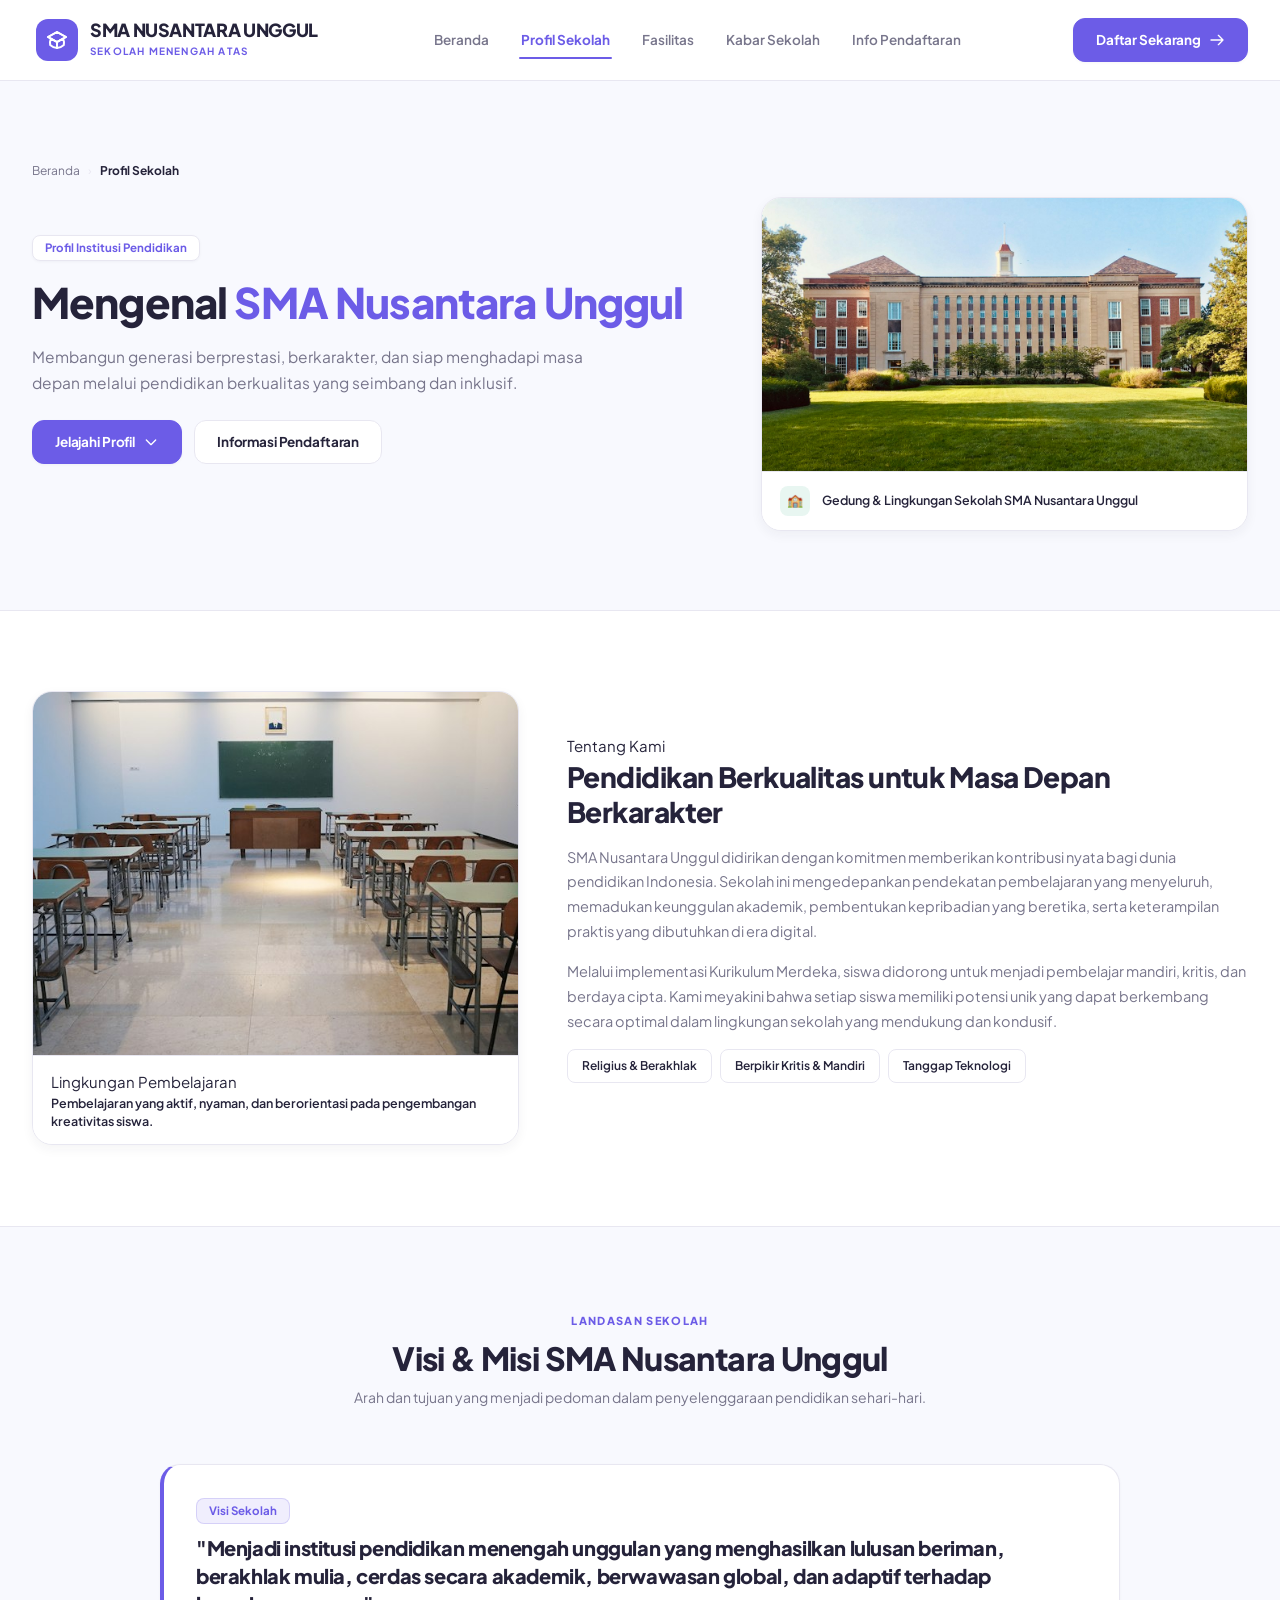
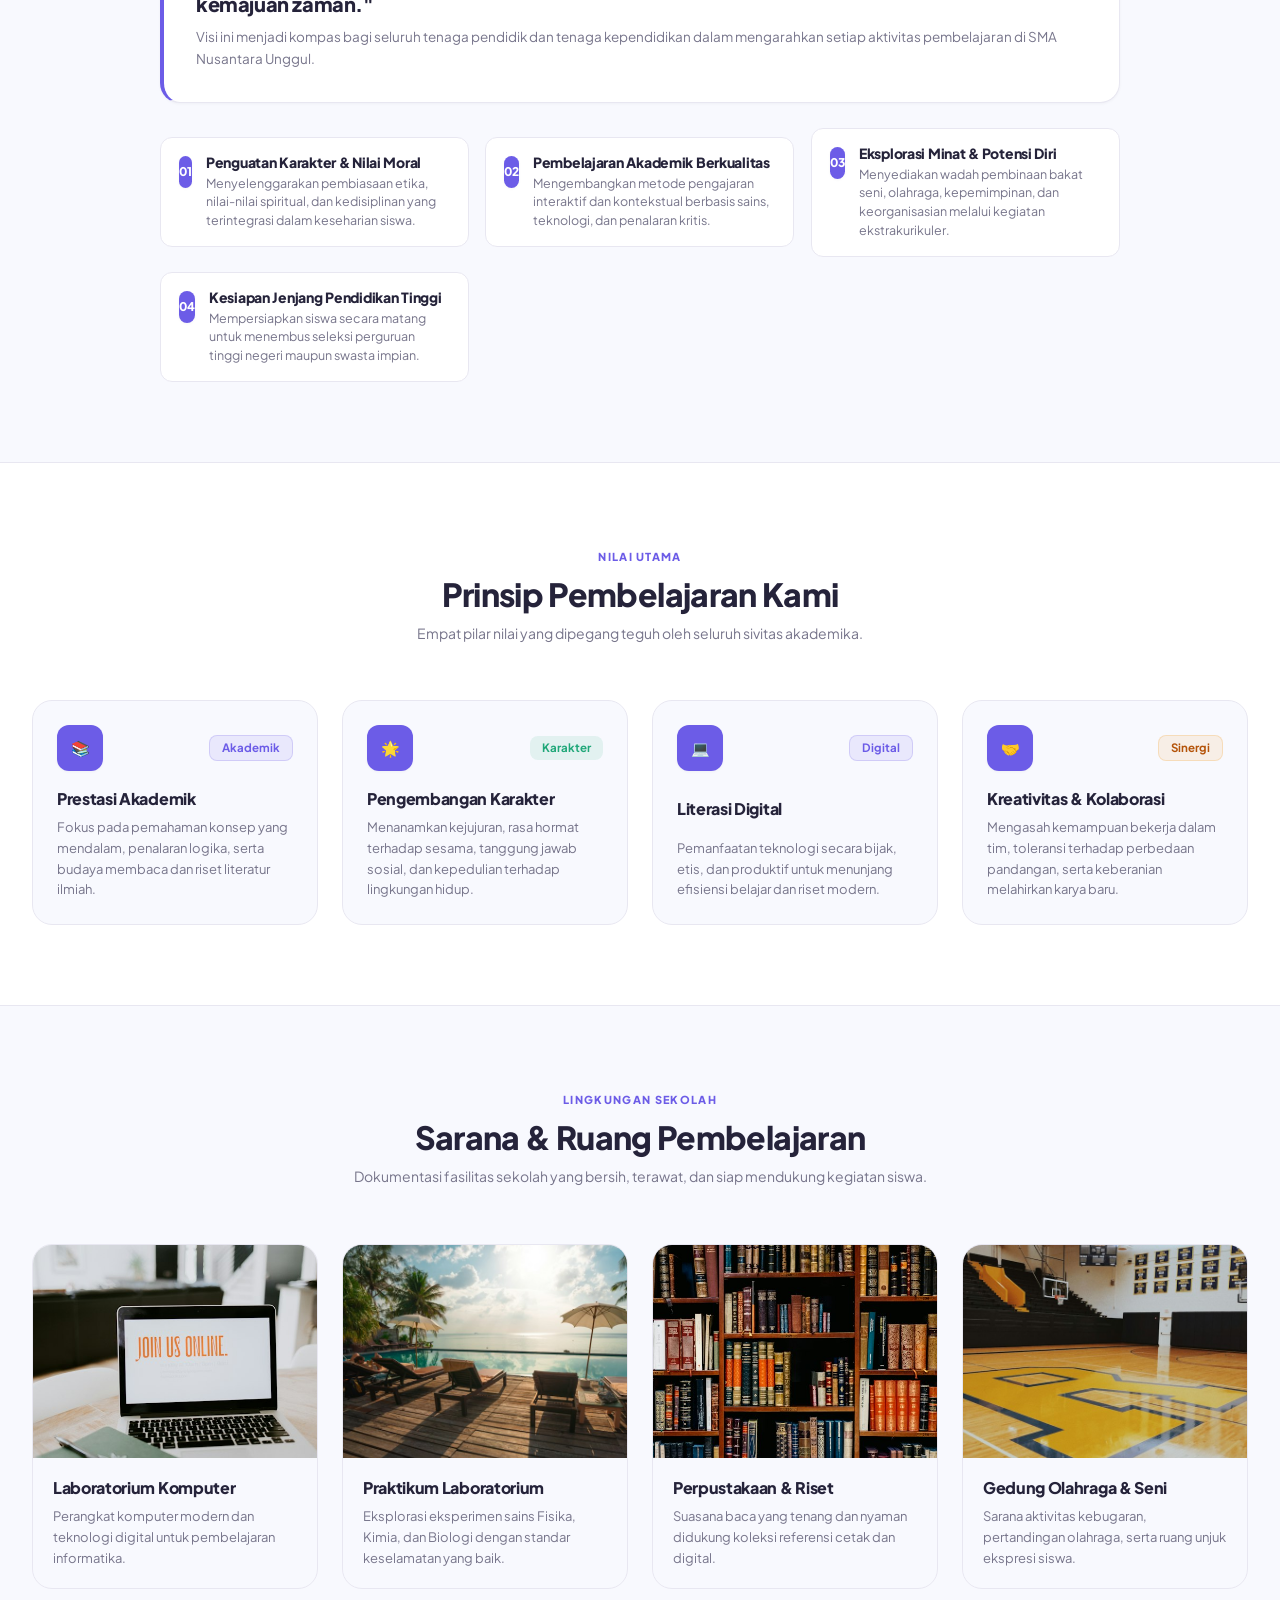
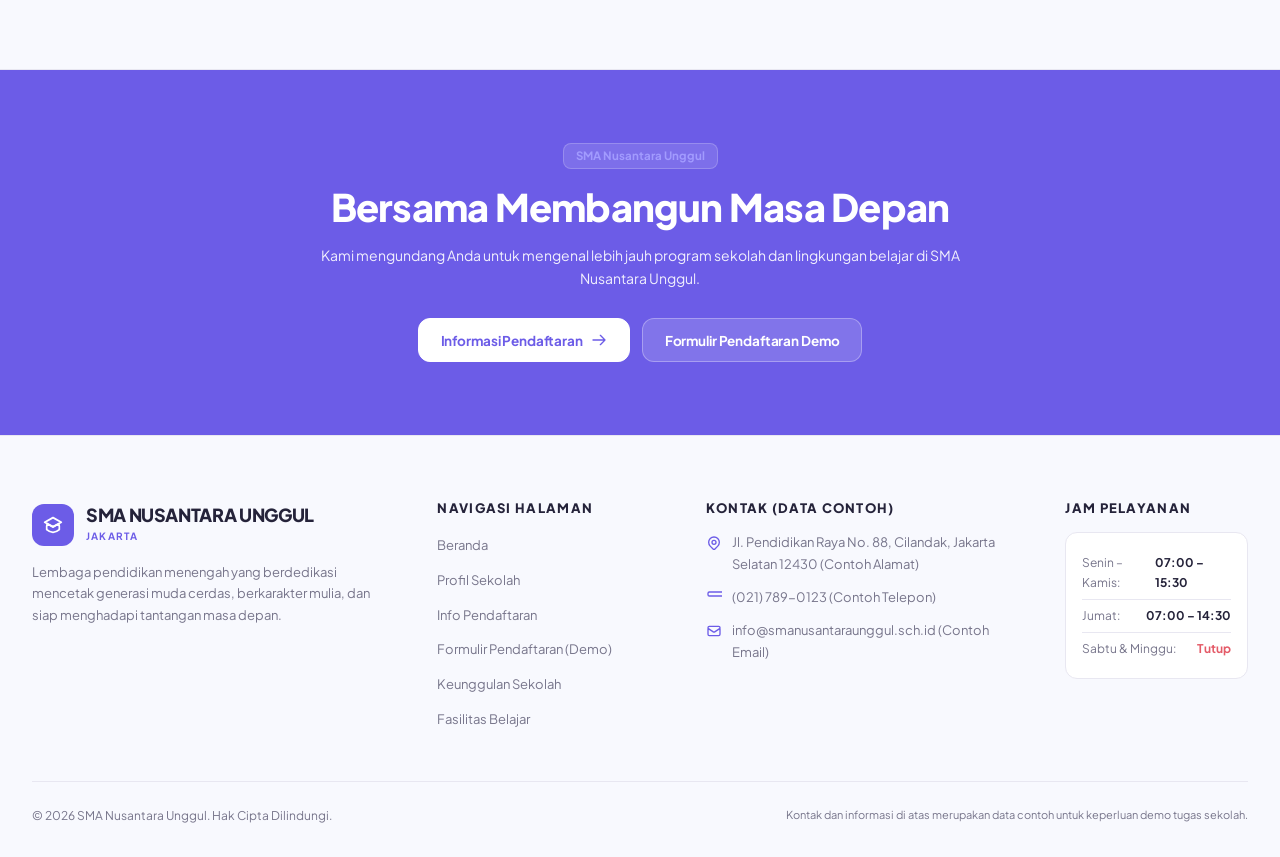
<file: profil.html>
<!DOCTYPE html>
<html lang="id">
<head>
  <meta charset="UTF-8">
  <meta name="viewport" content="width=device-width, initial-scale=1.0">
  <title>Profil Sekolah — SMA Nusantara Unggul</title>
  <meta name="description" content="Profil lengkap SMA Nusantara Unggul: sejarah, visi, misi, nilai-nilai pendidikan, dan lingkungan belajar modern.">

  <!-- Google Fonts: Plus Jakarta Sans -->
  <link rel="preconnect" href="https://fonts.googleapis.com">
  <link rel="preconnect" href="https://fonts.gstatic.com" crossorigin>
  <link href="https://fonts.googleapis.com/css2?family=Plus+Jakarta+Sans:wght@400;500;600;700;800&display=swap" rel="stylesheet">

  <!-- Custom Stylesheet -->
  <link rel="stylesheet" href="css/style.css">
</head>
<body>

  <!-- Accessibility Skip Link -->
  <a href="#main-content" class="skip-link">Lompat ke konten utama</a>

  <!-- ========================================== -->
  <!-- NAVBAR HEADER                              -->
  <!-- ========================================== -->
  <header id="main-navbar" class="navbar-header">
    <div class="container">
      <div class="nav-inner">
        
        <!-- School Brand Identity -->
        <a href="index.html" class="brand" aria-label="Beranda SMA Nusantara Unggul">
          <div class="brand-logo-box">
            <svg width="24" height="24" viewBox="0 0 24 24" fill="none" stroke="currentColor" stroke-width="2" stroke-linecap="round" stroke-linejoin="round">
              <path d="M12 14l9-5-9-5-9 5 9 5z"></path>
              <path d="M12 14l6.16-3.422a12.083 12.083 0 01.665 6.479A11.952 11.952 0 0112 20.055a11.952 11.952 0 01-6.824-2.998 12.078 12.078 0 01.665-6.479L12 14z"></path>
              <path d="M12 14l9-5-9-5-9 5 9 5zm0 0v6"></path>
            </svg>
          </div>
          <div class="brand-text">
            <span class="brand-title">SMA NUSANTARA UNGGUL</span>
            <span class="brand-subtitle">Sekolah Menengah Atas</span>
          </div>
        </a>

        <!-- Desktop Navigation Links -->
        <nav class="desktop-nav" aria-label="Navigasi Utama">
          <a href="index.html" class="nav-link">Beranda</a>
          <a href="profil.html" class="nav-link active">Profil Sekolah</a>
          <a href="index.html#fasilitas" class="nav-link">Fasilitas</a>
          <a href="index.html#kabar" class="nav-link">Kabar Sekolah</a>
          <a href="pendaftaran.html" class="nav-link">Info Pendaftaran</a>
        </nav>

        <!-- Desktop Action CTA -->
        <div class="nav-action-desktop">
          <a href="formulir.html" class="btn btn-primary">
            <span>Daftar Sekarang</span>
            <svg class="btn-arrow-shift" width="16" height="16" viewBox="0 0 24 24" fill="none" stroke="currentColor" stroke-width="2" stroke-linecap="round" stroke-linejoin="round">
              <path d="M14 5l7 7m0 0l-7 7m7-7H3"></path>
            </svg>
          </a>
        </div>

        <!-- Mobile Hamburger Button -->
        <button id="mobile-menu-button" type="button" class="hamburger-btn" aria-expanded="false" aria-label="Buka Menu Navigasi">
          <svg width="22" height="22" viewBox="0 0 24 24" fill="none" stroke="currentColor" stroke-width="2" stroke-linecap="round" stroke-linejoin="round">
            <line x1="3" y1="12" x2="21" y2="12"></line>
            <line x1="3" y1="6" x2="21" y2="6"></line>
            <line x1="3" y1="18" x2="21" y2="18"></line>
          </svg>
        </button>

      </div>
    </div>

    <!-- Mobile Drawer Menu -->
    <div id="mobile-menu" class="mobile-drawer">
      <a href="index.html" class="mobile-nav-link">Beranda</a>
      <a href="profil.html" class="mobile-nav-link active">Profil Sekolah</a>
      <a href="index.html#fasilitas" class="mobile-nav-link">Fasilitas Belajar</a>
      <a href="index.html#kabar" class="mobile-nav-link">Kabar Sekolah</a>
      <a href="pendaftaran.html" class="mobile-nav-link">Info Pendaftaran</a>
      <div class="mobile-drawer-cta">
        <a href="formulir.html" class="btn btn-primary btn-block">
          <span>Daftar Sekarang</span>
          <svg class="btn-arrow-shift" width="16" height="16" viewBox="0 0 24 24" fill="none" stroke="currentColor" stroke-width="2" stroke-linecap="round" stroke-linejoin="round">
            <path d="M14 5l7 7m0 0l-7 7m7-7H3"></path>
          </svg>
        </a>
      </div>
    </div>
  </header>

  <!-- ========================================== -->
  <!-- MAIN CONTENT                               -->
  <!-- ========================================== -->
  <main id="main-content">

    <!-- 1. BREADCRUMB & HERO SECTION -->
    <section class="section bg-soft border-b">
      <div class="container">
        
        <!-- Breadcrumb -->
        <nav class="breadcrumb-nav reveal-on-scroll" aria-label="Breadcrumb">
          <a href="index.html">Beranda</a>
          <span class="separator">&rsaquo;</span>
          <span class="current">Profil Sekolah</span>
        </nav>

        <div class="grid-hero">
          
          <!-- Text Column -->
          <div class="hero-content">
            <div class="hero-tags reveal-on-scroll">
              <span class="badge badge-white">Profil Institusi Pendidikan</span>
            </div>

            <h1 class="hero-title reveal-on-scroll delay-100">
              Mengenal <span class="text-primary">SMA Nusantara Unggul</span>
            </h1>

            <p class="hero-desc reveal-on-scroll delay-200">
              Membangun generasi berprestasi, berkarakter, dan siap menghadapi masa depan melalui pendidikan berkualitas yang seimbang dan inklusif.
            </p>

            <div class="hero-btns reveal-on-scroll delay-300">
              <a href="#tentang" class="btn btn-primary">
                <span>Jelajahi Profil</span>
                <svg class="btn-arrow-shift" width="16" height="16" viewBox="0 0 24 24" fill="none" stroke="currentColor" stroke-width="2" stroke-linecap="round" stroke-linejoin="round">
                  <path d="M19 9l-7 7-7-7"></path>
                </svg>
              </a>
              <a href="pendaftaran.html" class="btn btn-outline">
                Informasi Pendaftaran
              </a>
            </div>
          </div>

          <!-- Visual Column -->
          <div class="hero-visual reveal-on-scroll delay-200">
            <div class="hero-image-card">
              <div class="aspect-video">
                <img src="assets/images/gedung-sekolah.jpg" alt="Gedung dan Lingkungan Sekolah Modern SMA Nusantara Unggul" class="card-img card-img-scale" loading="eager">
              </div>
              <div class="image-card-caption">
                <div class="check-icon-badge">🏫</div>
                <p>Gedung & Lingkungan Sekolah SMA Nusantara Unggul</p>
              </div>
            </div>
          </div>

        </div>
      </div>
    </section>

    <!-- 2. TENTANG SEKOLAH (NARRATIVE 2-COLUMN) -->
    <section id="tentang" class="section bg-white border-b">
      <div class="container">
        <div class="grid-2">
          
          <!-- Image Column -->
          <div class="reveal-on-scroll">
            <div class="hero-image-card">
              <div class="aspect-4-3">
                <img src="assets/images/ruang-kelas.jpg" alt="Ruang Kelas Modern yang Bersih dan Kondusif" class="card-img card-img-scale" loading="lazy">
              </div>
              <div class="image-card-caption">
                <div>
                  <span class="eyebrow" style="margin-bottom: 2px;">Lingkungan Pembelajaran</span>
                  <p>Pembelajaran yang aktif, nyaman, dan berorientasi pada pengembangan kreativitas siswa.</p>
                </div>
              </div>
            </div>
          </div>

          <!-- Text Column -->
          <div class="prose-block reveal-on-scroll delay-200">
            <span class="eyebrow">Tentang Kami</span>
            <h2>Pendidikan Berkualitas untuk Masa Depan Berkarakter</h2>
            <p>SMA Nusantara Unggul didirikan dengan komitmen memberikan kontribusi nyata bagi dunia pendidikan Indonesia. Sekolah ini mengedepankan pendekatan pembelajaran yang menyeluruh, memadukan keunggulan akademik, pembentukan kepribadian yang beretika, serta keterampilan praktis yang dibutuhkan di era digital.</p>
            <p>Melalui implementasi Kurikulum Merdeka, siswa didorong untuk menjadi pembelajar mandiri, kritis, dan berdaya cipta. Kami meyakini bahwa setiap siswa memiliki potensi unik yang dapat berkembang secara optimal dalam lingkungan sekolah yang mendukung dan kondusif.</p>

            <div class="badge-row">
              <span class="badge-outline">Religius & Berakhlak</span>
              <span class="badge-outline">Berpikir Kritis & Mandiri</span>
              <span class="badge-outline">Tanggap Teknologi</span>
            </div>
          </div>

        </div>
      </div>
    </section>

    <!-- 3. VISI & MISI SEKOLAH -->
    <section id="visi-misi" class="section bg-soft border-b">
      <div class="container">
        
        <div class="section-header reveal-on-scroll">
          <span class="eyebrow">Landasan Sekolah</span>
          <h2>Visi & Misi SMA Nusantara Unggul</h2>
          <p>Arah dan tujuan yang menjadi pedoman dalam penyelenggaraan pendidikan sehari-hari.</p>
        </div>

        <div style="display: flex; flex-direction: column; gap: 24px; max-width: 960px; margin: 0 auto;">
          
          <!-- Vision Card -->
          <div class="form-card reveal-on-scroll" style="margin-bottom: 0; border-left: 4px solid var(--primary);">
            <span class="badge badge-primary-soft" style="margin-bottom: 10px;">Visi Sekolah</span>
            <h3 style="font-size: 20px; line-height: 1.4; color: var(--text-main); margin-bottom: 8px;">
              "Menjadi institusi pendidikan menengah unggulan yang menghasilkan lulusan beriman, berakhlak mulia, cerdas secara akademik, berwawasan global, dan adaptif terhadap kemajuan zaman."
            </h3>
            <p style="font-size: 13.5px; color: var(--text-sub);">
              Visi ini menjadi kompas bagi seluruh tenaga pendidik dan tenaga kependidikan dalam mengarahkan setiap aktivitas pembelajaran di SMA Nusantara Unggul.
            </p>
          </div>

          <!-- Mission Grid (4 Items) -->
          <div class="grid-2" style="grid-template-columns: repeat(auto-fit, minmax(280px, 1fr)); gap: 16px;">
            
            <div class="requirement-item reveal-on-scroll delay-100" style="margin-bottom: 0;">
              <span class="step-num" style="width: 32px; height: 32px; font-size: 12px; margin-top: 2px;">01</span>
              <div>
                <h3>Penguatan Karakter & Nilai Moral</h3>
                <p>Menyelenggarakan pembiasaan etika, nilai-nilai spiritual, dan kedisiplinan yang terintegrasi dalam keseharian siswa.</p>
              </div>
            </div>

            <div class="requirement-item reveal-on-scroll delay-200" style="margin-bottom: 0;">
              <span class="step-num" style="width: 32px; height: 32px; font-size: 12px; margin-top: 2px;">02</span>
              <div>
                <h3>Pembelajaran Akademik Berkualitas</h3>
                <p>Mengembangkan metode pengajaran interaktif dan kontekstual berbasis sains, teknologi, dan penalaran kritis.</p>
              </div>
            </div>

            <div class="requirement-item reveal-on-scroll delay-300" style="margin-bottom: 0;">
              <span class="step-num" style="width: 32px; height: 32px; font-size: 12px; margin-top: 2px;">03</span>
              <div>
                <h3>Eksplorasi Minat & Potensi Diri</h3>
                <p>Menyediakan wadah pembinaan bakat seni, olahraga, kepemimpinan, dan keorganisasian melalui kegiatan ekstrakurikuler.</p>
              </div>
            </div>

            <div class="requirement-item reveal-on-scroll delay-400" style="margin-bottom: 0;">
              <span class="step-num" style="width: 32px; height: 32px; font-size: 12px; margin-top: 2px;">04</span>
              <div>
                <h3>Kesiapan Jenjang Pendidikan Tinggi</h3>
                <p>Mempersiapkan siswa secara matang untuk menembus seleksi perguruan tinggi negeri maupun swasta impian.</p>
              </div>
            </div>

          </div>

        </div>

      </div>
    </section>

    <!-- 4. NILAI & KEUNGGULAN -->
    <section class="section bg-white border-b">
      <div class="container">
        
        <div class="section-header reveal-on-scroll">
          <span class="eyebrow">Nilai Utama</span>
          <h2>Prinsip Pembelajaran Kami</h2>
          <p>Empat pilar nilai yang dipegang teguh oleh seluruh sivitas akademika.</p>
        </div>

        <div class="grid-4">
          
          <div class="card-feature reveal-on-scroll delay-100">
            <div class="feature-top">
              <div class="feature-icon icon-hover-lift">📚</div>
              <span class="badge badge-primary-soft">Akademik</span>
            </div>
            <h3>Prestasi Akademik</h3>
            <p>Fokus pada pemahaman konsep yang mendalam, penalaran logika, serta budaya membaca dan riset literatur ilmiah.</p>
          </div>

          <div class="card-feature reveal-on-scroll delay-200">
            <div class="feature-top">
              <div class="feature-icon icon-hover-lift">🌟</div>
              <span class="badge badge-success-soft">Karakter</span>
            </div>
            <h3>Pengembangan Karakter</h3>
            <p>Menanamkan kejujuran, rasa hormat terhadap sesama, tanggung jawab sosial, dan kepedulian terhadap lingkungan hidup.</p>
          </div>

          <div class="card-feature reveal-on-scroll delay-300">
            <div class="feature-top">
              <div class="feature-icon icon-hover-lift">💻</div>
              <span class="badge badge-primary-soft">Digital</span>
            </div>
            <h3>Literasi Digital</h3>
            <p>Pemanfaatan teknologi secara bijak, etis, dan produktif untuk menunjang efisiensi belajar dan riset modern.</p>
          </div>

          <div class="card-feature reveal-on-scroll delay-400">
            <div class="feature-top">
              <div class="feature-icon icon-hover-lift">🤝</div>
              <span class="badge badge-warning-soft">Sinergi</span>
            </div>
            <h3>Kreativitas & Kolaborasi</h3>
            <p>Mengasah kemampuan bekerja dalam tim, toleransi terhadap perbedaan pandangan, serta keberanian melahirkan karya baru.</p>
          </div>

        </div>

      </div>
    </section>

    <!-- 5. GALERI LINGKUNGAN & BUDAYA (4:3 RATIO) -->
    <section class="section bg-soft border-b">
      <div class="container">
        
        <div class="section-header reveal-on-scroll">
          <span class="eyebrow">Lingkungan Sekolah</span>
          <h2>Sarana & Ruang Pembelajaran</h2>
          <p>Dokumentasi fasilitas sekolah yang bersih, terawat, dan siap mendukung kegiatan siswa.</p>
        </div>

        <div class="grid-4">
          
          <div class="card-facility reveal-on-scroll delay-100">
            <div class="aspect-4-3">
              <img src="assets/images/lab-komputer.jpg" alt="Laboratorium Komputer Sekolah" class="card-img card-img-scale" loading="lazy">
            </div>
            <div class="card-body">
              <h3>Laboratorium Komputer</h3>
              <p>Perangkat komputer modern dan teknologi digital untuk pembelajaran informatika.</p>
            </div>
          </div>

          <div class="card-facility reveal-on-scroll delay-200">
            <div class="aspect-4-3">
              <img src="assets/images/lab-ipa.jpg" alt="Fasilitas Praktikum Lab IPA" class="card-img card-img-scale" loading="lazy">
            </div>
            <div class="card-body">
              <h3>Praktikum Laboratorium</h3>
              <p>Eksplorasi eksperimen sains Fisika, Kimia, dan Biologi dengan standar keselamatan yang baik.</p>
            </div>
          </div>

          <div class="card-facility reveal-on-scroll delay-300">
            <div class="aspect-4-3">
              <img src="assets/images/perpustakaan.jpg" alt="Ruang Perpustakaan Sekolah" class="card-img card-img-scale" loading="lazy">
            </div>
            <div class="card-body">
              <h3>Perpustakaan & Riset</h3>
              <p>Suasana baca yang tenang dan nyaman didukung koleksi referensi cetak dan digital.</p>
            </div>
          </div>

          <div class="card-facility reveal-on-scroll delay-400">
            <div class="aspect-4-3">
              <img src="assets/images/gedung-olahraga.jpg" alt="Gedung Olahraga Serbaguna" class="card-img card-img-scale" loading="lazy">
            </div>
            <div class="card-body">
              <h3>Gedung Olahraga & Seni</h3>
              <p>Sarana aktivitas kebugaran, pertandingan olahraga, serta ruang unjuk ekspresi siswa.</p>
            </div>
          </div>

        </div>

      </div>
    </section>

    <!-- 6. CALL TO ACTION -->
    <section class="cta-banner">
      <div class="container-narrow reveal-on-scroll">
        <span class="badge badge-cta">SMA Nusantara Unggul</span>
        <h2>Bersama Membangun Masa Depan</h2>
        <p>Kami mengundang Anda untuk mengenal lebih jauh program sekolah dan lingkungan belajar di SMA Nusantara Unggul.</p>
        <div class="cta-buttons">
          <a href="pendaftaran.html" class="btn btn-white">
            <span>Informasi Pendaftaran</span>
            <svg class="btn-arrow-shift" width="16" height="16" viewBox="0 0 24 24" fill="none" stroke="currentColor" stroke-width="2" stroke-linecap="round" stroke-linejoin="round">
              <path d="M14 5l7 7m0 0l-7 7m7-7H3"></path>
            </svg>
          </a>
          <a href="formulir.html" class="btn btn-translucent">
            Formulir Pendaftaran Demo
          </a>
        </div>
      </div>
    </section>

  </main>

  <!-- ========================================== -->
  <!-- FOOTER                                     -->
  <!-- ========================================== -->
  <footer class="footer">
    <div class="container">
      
      <div class="footer-grid">
        
        <!-- Col 1: Brand Info -->
        <div class="footer-col">
          <a href="index.html" class="brand" style="padding-left: 0;">
            <div class="brand-logo-box">
              <svg width="22" height="22" viewBox="0 0 24 24" fill="none" stroke="currentColor" stroke-width="2" stroke-linecap="round" stroke-linejoin="round">
                <path d="M12 14l9-5-9-5-9 5 9 5z"></path>
                <path d="M12 14l6.16-3.422a12.083 12.083 0 01.665 6.479A11.952 11.952 0 0112 20.055a11.952 11.952 0 01-6.824-2.998 12.078 12.078 0 01.665-6.479L12 14z"></path>
              </svg>
            </div>
            <div class="brand-text">
              <span class="brand-title">SMA NUSANTARA UNGGUL</span>
              <span class="brand-subtitle">Jakarta</span>
            </div>
          </a>
          <p class="footer-desc">Lembaga pendidikan menengah yang berdedikasi mencetak generasi muda cerdas, berkarakter mulia, dan siap menghadapi tantangan masa depan.</p>
        </div>

        <!-- Col 2: Navigation -->
        <div class="footer-col">
          <h3>Navigasi Halaman</h3>
          <ul class="footer-links">
            <li><a href="index.html">Beranda</a></li>
            <li><a href="profil.html">Profil Sekolah</a></li>
            <li><a href="pendaftaran.html">Info Pendaftaran</a></li>
            <li><a href="formulir.html">Formulir Pendaftaran (Demo)</a></li>
            <li><a href="index.html#keunggulan">Keunggulan Sekolah</a></li>
            <li><a href="index.html#fasilitas">Fasilitas Belajar</a></li>
          </ul>
        </div>

        <!-- Col 3: Contact Placeholder -->
        <div class="footer-col">
          <h3>Kontak (Data Contoh)</h3>
          <ul class="footer-contact-list">
            <li class="footer-contact-item">
              <svg class="footer-contact-icon" viewBox="0 0 24 24" fill="none" stroke="currentColor" stroke-width="2" stroke-linecap="round" stroke-linejoin="round">
                <path d="M17.657 16.657L13.414 20.9a1.998 1.998 0 01-2.827 0l-4.244-4.243a8 8 0 1111.314 0z"></path>
                <path d="M15 11a3 3 0 11-6 0 3 3 0 016 0z"></path>
              </svg>
              <span>Jl. Pendidikan Raya No. 88, Cilandak, Jakarta Selatan 12430 (Contoh Alamat)</span>
            </li>
            <li class="footer-contact-item">
              <svg class="footer-contact-icon" viewBox="0 0 24 24" fill="none" stroke="currentColor" stroke-width="2" stroke-linecap="round" stroke-linejoin="round">
                <path d="M3 5a2 2 0 012-2h32a2 2 0 012 2v2a2 2 0 01-2 2H5a2 2 0 01-2-2V5z"></path>
              </svg>
              <span>(021) 789-0123 (Contoh Telepon)</span>
            </li>
            <li class="footer-contact-item">
              <svg class="footer-contact-icon" viewBox="0 0 24 24" fill="none" stroke="currentColor" stroke-width="2" stroke-linecap="round" stroke-linejoin="round">
                <path d="M3 8l7.89 5.26a2 2 0 002.22 0L21 8M5 19h14a2 2 0 002-2V7a2 2 0 00-2-2H5a2 2 0 00-2 2v10a2 2 0 002 2z"></path>
              </svg>
              <span>info@smanusantaraunggul.sch.id (Contoh Email)</span>
            </li>
          </ul>
        </div>

        <!-- Col 4: Office Hours -->
        <div class="footer-col">
          <h3>Jam Pelayanan</h3>
          <div class="hours-box">
            <div class="hours-row">
              <span>Senin – Kamis:</span>
              <strong style="color: var(--text-main);">07:00 – 15:30</strong>
            </div>
            <div class="hours-row">
              <span>Jumat:</span>
              <strong style="color: var(--text-main);">07:00 – 14:30</strong>
            </div>
            <div class="hours-row">
              <span>Sabtu & Minggu:</span>
              <span class="hours-closed">Tutup</span>
            </div>
          </div>
        </div>

      </div>

      <!-- Copyright -->
      <div class="footer-bottom">
        <p>&copy; 2026 SMA Nusantara Unggul. Hak Cipta Dilindungi.</p>
        <p style="font-size: 11px; color: var(--text-sub);">Kontak dan informasi di atas merupakan data contoh untuk keperluan demo tugas sekolah.</p>
      </div>

    </div>
  </footer>

  <!-- Scripts -->
  <script src="js/main.js"></script>
</body>
</html>
</file>
<file: css/style.css>
/* ==========================================================================
   SMA NUSANTARA UNGGUL — PURE CSS DESIGN SYSTEM (DEEP VIOLET THEME)
   Stand-alone CSS without build dependencies or frameworks.
   ========================================================================== */

/* --------------------------------------------------------------------------
   1. DESIGN TOKENS (CSS VARIABLES)
   -------------------------------------------------------------------------- */
:root {
  /* Brand Colors */
  --primary: #6C5CE7;
  --primary-hover: #5848D6;
  --primary-light: rgba(108, 92, 231, 0.1);
  --primary-light-border: rgba(108, 92, 231, 0.2);
  --secondary: #A29BFE;

  /* Neutrals & Backgrounds */
  --bg-white: #FFFFFF;
  --bg-soft: #F8F9FE;
  --text-main: #25233A;
  --text-sub: #77758B;
  --border: #E8E7F1;

  /* Status Colors */
  --success: #20A779;
  --success-light: rgba(32, 167, 121, 0.1);
  --warning: #F0A43A;
  --warning-light: rgba(240, 164, 58, 0.12);
  --warning-text: #B45309;
  --error: #E45B68;
  --error-light: rgba(228, 91, 104, 0.08);

  /* Typography */
  --font-sans: 'Plus Jakarta Sans', system-ui, -apple-system, BlinkMacSystemFont, 'Segoe UI', Roboto, Helvetica, Arial, sans-serif;

  /* Border Radii */
  --radius-sm: 8px;
  --radius-md: 12px;
  --radius-lg: 16px;
  --radius-xl: 20px;
  --radius-full: 9999px;

  /* Shadows */
  --shadow-xs: 0 1px 3px rgba(37, 35, 58, 0.04);
  --shadow-sm: 0 4px 12px rgba(37, 35, 58, 0.05);
  --shadow-md: 0 10px 24px rgba(37, 35, 58, 0.08);
  --shadow-lg: 0 20px 32px rgba(37, 35, 58, 0.12);

  /* Transitions */
  --transition-fast: 0.15s ease;
  --transition-normal: 0.25s cubic-bezier(0.16, 1, 0.3, 1);
  --transition-slow: 0.4s cubic-bezier(0.16, 1, 0.3, 1);
}

/* --------------------------------------------------------------------------
   2. BASE & RESET
   -------------------------------------------------------------------------- */
*, *::before, *::after {
  box-sizing: border-box;
  margin: 0;
  padding: 0;
}

html {
  font-family: var(--font-sans);
  color: var(--text-main);
  background-color: var(--bg-white);
  scroll-behavior: smooth;
  -webkit-text-size-adjust: 100%;
  overflow-x: hidden;
}

body {
  font-family: var(--font-sans);
  font-size: 15px;
  line-height: 1.65;
  color: var(--text-main);
  background-color: var(--bg-white);
  display: flex;
  flex-direction: column;
  min-height: 100vh;
  overflow-x: hidden;
  width: 100%;
  -webkit-font-smoothing: antialiased;
}

::selection {
  background-color: var(--primary);
  color: var(--bg-white);
}

img, svg {
  display: block;
  max-width: 100%;
}

a {
  color: inherit;
  text-decoration: none;
  transition: color var(--transition-fast);
}

button, input, select, textarea {
  font-family: inherit;
  font-size: inherit;
  line-height: inherit;
}

h1, h2, h3, h4, h5, h6 {
  color: var(--text-main);
  font-weight: 800;
  line-height: 1.25;
  letter-spacing: -0.02em;
}

/* Accessibility: Skip Link */
.skip-link {
  position: absolute;
  top: -100px;
  left: 16px;
  background: var(--primary);
  color: #fff;
  padding: 10px 18px;
  border-radius: var(--radius-sm);
  z-index: 999;
  font-weight: 700;
  font-size: 13px;
  transition: top 0.2s ease;
}
.skip-link:focus {
  top: 16px;
}

/* --------------------------------------------------------------------------
   3. LAYOUT & CONTAINERS
   -------------------------------------------------------------------------- */
.container {
  width: 100%;
  max-width: 1280px;
  margin-left: auto;
  margin-right: auto;
  padding-left: 16px;
  padding-right: 16px;
}

@media (min-width: 640px) {
  .container {
    padding-left: 24px;
    padding-right: 24px;
  }
}

@media (min-width: 1024px) {
  .container {
    padding-left: 32px;
    padding-right: 32px;
  }
}

.container-narrow {
  width: 100%;
  max-width: 896px;
  margin-left: auto;
  margin-right: auto;
  padding-left: 16px;
  padding-right: 16px;
}

main {
  flex-grow: 1;
  width: 100%;
}

.section {
  padding-top: 48px;
  padding-bottom: 48px;
  width: 100%;
}

@media (min-width: 640px) {
  .section {
    padding-top: 64px;
    padding-bottom: 64px;
  }
}

@media (min-width: 1024px) {
  .section {
    padding-top: 80px;
    padding-bottom: 80px;
  }
}

.section-sm {
  padding-top: 36px;
  padding-bottom: 36px;
}

.bg-soft {
  background-color: var(--bg-soft);
}

.bg-white {
  background-color: var(--bg-white);
}

.border-b {
  border-bottom: 1px solid var(--border);
}

.border-t {
  border-top: 1px solid var(--border);
}

/* Section Header */
.section-header {
  text-align: center;
  max-width: 680px;
  margin-left: auto;
  margin-right: auto;
  margin-bottom: 40px;
}

@media (min-width: 640px) {
  .section-header {
    margin-bottom: 56px;
  }
}

.section-header .eyebrow {
  display: inline-block;
  font-size: 11px;
  font-weight: 800;
  letter-spacing: 0.12em;
  text-transform: uppercase;
  color: var(--primary);
  margin-bottom: 8px;
}

.section-header h2 {
  font-size: 22px;
  margin-bottom: 8px;
}

@media (min-width: 640px) {
  .section-header h2 {
    font-size: 28px;
  }
}

@media (min-width: 1024px) {
  .section-header h2 {
    font-size: 32px;
  }
}

.section-header p {
  font-size: 14px;
  color: var(--text-sub);
  line-height: 1.6;
}

/* --------------------------------------------------------------------------
   4. NAVIGATION (HEADER & NAVBAR)
   -------------------------------------------------------------------------- */
.navbar-header {
  position: sticky;
  top: 0;
  z-index: 100;
  width: 100%;
  background-color: rgba(255, 255, 255, 0.95);
  backdrop-filter: blur(8px);
  border-bottom: 1px solid var(--border);
  transition: box-shadow var(--transition-normal), background-color var(--transition-normal);
}

.navbar-header.scrolled {
  box-shadow: var(--shadow-sm);
  background-color: rgba(255, 255, 255, 0.98);
}

.nav-inner {
  display: flex;
  align-items: center;
  justify-content: space-between;
  height: 72px;
}

@media (min-width: 640px) {
  .nav-inner {
    height: 80px;
  }
}

/* Brand Logo */
.brand {
  display: flex;
  align-items: center;
  gap: 12px;
  border-radius: var(--radius-md);
  padding: 4px;
  outline: none;
}

.brand:focus-visible {
  box-shadow: 0 0 0 2px var(--primary);
}

.brand-logo-box {
  width: 42px;
  height: 42px;
  border-radius: var(--radius-md);
  background-color: var(--primary);
  color: #fff;
  display: flex;
  align-items: center;
  justify-content: center;
  flex-shrink: 0;
  transition: background-color var(--transition-fast);
}

.brand:hover .brand-logo-box {
  background-color: var(--primary-hover);
}

.brand-text {
  display: flex;
  flex-direction: column;
  min-width: 0;
}

.brand-title {
  font-size: 16px;
  font-weight: 800;
  color: var(--text-main);
  letter-spacing: -0.02em;
  line-height: 1.15;
  white-space: nowrap;
}

@media (min-width: 640px) {
  .brand-title {
    font-size: 18px;
  }
}

.brand-subtitle {
  font-size: 10px;
  font-weight: 700;
  letter-spacing: 0.12em;
  text-transform: uppercase;
  color: var(--primary);
  margin-top: 2px;
}

/* Desktop Menu */
.desktop-nav {
  display: none;
  align-items: center;
  gap: 20px;
}

@media (min-width: 960px) {
  .desktop-nav {
    display: flex;
  }
}

@media (min-width: 1140px) {
  .desktop-nav {
    gap: 28px;
  }
}

.nav-link {
  font-size: 13.5px;
  font-weight: 600;
  color: var(--text-sub);
  padding: 8px 2px;
  position: relative;
  transition: color var(--transition-fast);
  outline: none;
}

.nav-link:hover {
  color: var(--primary);
}

.nav-link.active {
  color: var(--primary);
  font-weight: 700;
}

.nav-link.active::after {
  content: '';
  position: absolute;
  bottom: 0;
  left: 0;
  width: 100%;
  height: 2px;
  background-color: var(--primary);
  border-radius: 2px;
}

.nav-link:focus-visible {
  border-radius: 4px;
  box-shadow: 0 0 0 2px var(--primary);
}

/* Desktop CTA */
.nav-action-desktop {
  display: none;
}

@media (min-width: 960px) {
  .nav-action-desktop {
    display: flex;
    align-items: center;
  }
}

/* Hamburger Button */
.hamburger-btn {
  display: flex;
  align-items: center;
  justify-content: center;
  width: 44px;
  height: 44px;
  border-radius: var(--radius-md);
  border: 1px solid var(--border);
  background-color: var(--bg-white);
  color: var(--text-main);
  cursor: pointer;
  outline: none;
  transition: background-color var(--transition-fast);
}

.hamburger-btn:hover {
  background-color: var(--bg-soft);
}

.hamburger-btn:focus-visible {
  box-shadow: 0 0 0 2px var(--primary);
}

@media (min-width: 960px) {
  .hamburger-btn {
    display: none;
  }
}

/* Mobile Drawer */
.mobile-drawer {
  display: none;
  background-color: var(--bg-white);
  border-top: 1px solid var(--border);
  padding: 16px 20px 24px;
  box-shadow: var(--shadow-md);
}

.mobile-drawer.open {
  display: block;
}

.mobile-nav-link {
  display: block;
  padding: 12px 16px;
  font-size: 14px;
  font-weight: 600;
  color: var(--text-main);
  border-radius: var(--radius-md);
  transition: background-color var(--transition-fast), color var(--transition-fast);
  margin-bottom: 4px;
}

.mobile-nav-link:hover {
  background-color: var(--bg-soft);
  color: var(--primary);
}

.mobile-nav-link.active {
  background-color: var(--bg-soft);
  color: var(--primary);
  font-weight: 700;
}

.mobile-drawer-cta {
  padding-top: 12px;
  margin-top: 8px;
  border-top: 1px solid var(--border);
}

/* --------------------------------------------------------------------------
   5. BUTTONS & INTERACTION CONTROLS
   -------------------------------------------------------------------------- */
.btn {
  display: inline-flex;
  align-items: center;
  justify-content: center;
  gap: 8px;
  min-height: 44px;
  padding: 11px 22px;
  border-radius: var(--radius-md);
  font-size: 13.5px;
  font-weight: 700;
  line-height: 1;
  letter-spacing: -0.01em;
  white-space: nowrap;
  border: 1.5px solid transparent;
  cursor: pointer;
  text-align: center;
  outline: none;
  transition: all var(--transition-fast);
}

.btn:focus-visible {
  box-shadow: 0 0 0 3px rgba(108, 92, 231, 0.4);
}

.btn-primary {
  background-color: var(--primary);
  color: #fff;
  border-color: var(--primary);
  box-shadow: var(--shadow-xs);
}

.btn-primary:hover {
  background-color: var(--primary-hover);
  border-color: var(--primary-hover);
  color: #fff;
}

.btn-primary:active {
  background-color: var(--primary-hover);
  transform: translateY(1px);
}

.btn-primary.btn-active-state {
  background-color: var(--primary-hover);
  box-shadow: 0 0 0 2px var(--bg-white), 0 0 0 4px var(--primary);
}

.btn-outline {
  background-color: var(--bg-white);
  color: var(--text-main);
  border-color: var(--border);
}

.btn-outline:hover {
  background-color: var(--bg-soft);
  border-color: var(--border);
  color: var(--primary);
}

.btn-white {
  background-color: #fff;
  color: var(--primary);
  border-color: #fff;
}

.btn-white:hover {
  background-color: var(--bg-soft);
  color: var(--primary-hover);
}

.btn-translucent {
  background-color: rgba(255, 255, 255, 0.15);
  color: #fff;
  border-color: rgba(255, 255, 255, 0.3);
}

.btn-translucent:hover {
  background-color: rgba(255, 255, 255, 0.25);
  border-color: rgba(255, 255, 255, 0.5);
  color: #fff;
}

.btn-block {
  width: 100%;
}

.btn-arrow-shift {
  transition: transform var(--transition-fast);
  flex-shrink: 0;
}

.btn:hover .btn-arrow-shift,
a:hover .btn-arrow-shift {
  transform: translateX(4px);
}

/* --------------------------------------------------------------------------
   6. BADGES & PILLS
   -------------------------------------------------------------------------- */
.badge {
  display: inline-flex;
  align-items: center;
  gap: 6px;
  padding: 5px 12px;
  border-radius: var(--radius-sm);
  font-size: 11.5px;
  font-weight: 700;
  line-height: 1.2;
}

.badge-white {
  background-color: #fff;
  color: var(--primary);
  border: 1px solid var(--border);
  box-shadow: var(--shadow-xs);
}

.badge-primary-soft {
  background-color: var(--primary-light);
  color: var(--primary);
  border: 1px solid var(--primary-light-border);
}

.badge-success-soft {
  background-color: var(--success-light);
  color: var(--success);
}

.badge-warning-soft {
  background-color: var(--warning-light);
  color: var(--warning-text);
  border: 1px solid rgba(240, 164, 58, 0.25);
}

.badge-cta {
  background-color: rgba(255, 255, 255, 0.12);
  color: var(--secondary);
  border: 1px solid rgba(255, 255, 255, 0.2);
}

.dot-indicator {
  width: 8px;
  height: 8px;
  border-radius: 50%;
  display: inline-block;
  flex-shrink: 0;
}

.dot-indicator.dot-green {
  background-color: var(--success);
}

.dot-indicator.dot-orange {
  background-color: var(--warning);
}

/* --------------------------------------------------------------------------
   7. BREADCRUMB
   -------------------------------------------------------------------------- */
.breadcrumb-nav {
  display: flex;
  align-items: center;
  gap: 8px;
  font-size: 12px;
  color: var(--text-sub);
  margin-bottom: 16px;
}

.breadcrumb-nav a {
  color: var(--text-sub);
  transition: color var(--transition-fast);
}

.breadcrumb-nav a:hover {
  color: var(--primary);
}

.breadcrumb-nav .separator {
  color: var(--border);
}

.breadcrumb-nav .current {
  color: var(--text-main);
  font-weight: 700;
}

/* --------------------------------------------------------------------------
   8. HERO SECTION
   -------------------------------------------------------------------------- */
.grid-hero {
  display: grid;
  grid-template-columns: 1fr;
  gap: 36px;
  align-items: center;
}

@media (min-width: 1024px) {
  .grid-hero {
    grid-template-columns: 7fr 5fr;
    gap: 48px;
  }
}

.hero-tags {
  display: flex;
  flex-wrap: wrap;
  align-items: center;
  gap: 8px;
  margin-bottom: 16px;
}

.hero-title {
  font-size: 26px;
  line-height: 1.2;
  margin-bottom: 16px;
}

@media (min-width: 640px) {
  .hero-title {
    font-size: 34px;
  }
}

@media (min-width: 1024px) {
  .hero-title {
    font-size: 42px;
  }
}

.hero-title span.text-primary {
  color: var(--primary);
}

.hero-desc {
  font-size: 14.5px;
  color: var(--text-sub);
  line-height: 1.68;
  max-width: 580px;
  margin-bottom: 24px;
}

@media (min-width: 640px) {
  .hero-desc {
    font-size: 15.5px;
  }
}

.hero-btns {
  display: flex;
  flex-direction: column;
  gap: 12px;
  margin-bottom: 28px;
}

@media (min-width: 640px) {
  .hero-btns {
    flex-direction: row;
    align-items: center;
  }
}

.hero-metrics {
  display: grid;
  grid-template-columns: repeat(3, 1fr);
  gap: 12px;
  padding-top: 24px;
  border-top: 1px solid var(--border);
}

.metric-item {
  padding: 4px 8px;
}

.metric-item:not(:first-child) {
  border-left: 1px solid var(--border);
  padding-left: 14px;
}

.metric-val {
  display: block;
  font-size: 20px;
  font-weight: 800;
  color: var(--text-main);
  line-height: 1.1;
}

@media (min-width: 640px) {
  .metric-val {
    font-size: 24px;
  }
}

.metric-label {
  display: block;
  font-size: 11.5px;
  color: var(--text-sub);
  margin-top: 4px;
}

/* Hero Media Card */
.hero-image-card {
  position: relative;
  border-radius: var(--radius-xl);
  overflow: hidden;
  border: 1px solid var(--border);
  background-color: var(--bg-white);
  box-shadow: var(--shadow-sm);
}

.aspect-video {
  aspect-ratio: 16 / 9;
  width: 100%;
  overflow: hidden;
  background-color: var(--border);
}

.aspect-4-3 {
  aspect-ratio: 4 / 3;
  width: 100%;
  overflow: hidden;
  background-color: var(--border);
}

.card-img {
  width: 100%;
  height: 100%;
  object-fit: cover;
  object-position: center;
  transition: transform var(--transition-slow);
}

.card-img-scale:hover,
.card:hover .card-img-scale {
  transform: scale(1.04);
}

.image-card-caption {
  padding: 14px 18px;
  background-color: #fff;
  border-top: 1px solid var(--border);
  display: flex;
  align-items: center;
  gap: 12px;
}

.check-icon-badge {
  width: 30px;
  height: 30px;
  border-radius: var(--radius-sm);
  background-color: var(--success-light);
  color: var(--success);
  display: flex;
  align-items: center;
  justify-content: center;
  font-weight: 800;
  font-size: 13px;
  flex-shrink: 0;
}

.image-card-caption p {
  font-size: 12.5px;
  font-weight: 600;
  color: var(--text-main);
  line-height: 1.4;
}

/* --------------------------------------------------------------------------
   9. QUICK ACCESS CARDS
   -------------------------------------------------------------------------- */
.grid-3 {
  display: grid;
  grid-template-columns: 1fr;
  gap: 16px;
}

@media (min-width: 768px) {
  .grid-3 {
    grid-template-columns: repeat(3, 1fr);
    gap: 20px;
  }
}

.quick-card {
  padding: 22px;
  border-radius: var(--radius-lg);
  background-color: var(--bg-soft);
  border: 1px solid var(--border);
  display: flex;
  align-items: flex-start;
  gap: 16px;
  transition: border-color var(--transition-fast), transform var(--transition-fast);
}

.quick-card:hover {
  border-color: var(--secondary);
  transform: translateY(-2px);
}

.quick-icon {
  width: 42px;
  height: 42px;
  border-radius: var(--radius-md);
  display: flex;
  align-items: center;
  justify-content: center;
  flex-shrink: 0;
}

.quick-icon.icon-violet {
  background-color: var(--primary-light);
  color: var(--primary);
}

.quick-icon.icon-green {
  background-color: var(--success-light);
  color: var(--success);
}

.quick-icon.icon-orange {
  background-color: var(--warning-light);
  color: var(--warning);
}

.quick-content .eyebrow-small {
  display: block;
  font-size: 10px;
  font-weight: 800;
  letter-spacing: 0.1em;
  text-transform: uppercase;
  margin-bottom: 4px;
}

.quick-content h3 {
  font-size: 15px;
  margin-bottom: 4px;
}

.quick-content p {
  font-size: 12.5px;
  color: var(--text-sub);
  line-height: 1.5;
  margin-bottom: 8px;
}

.quick-link {
  display: inline-flex;
  align-items: center;
  gap: 4px;
  font-size: 12px;
  font-weight: 700;
  transition: gap var(--transition-fast);
}

.quick-link:hover {
  gap: 7px;
}

/* --------------------------------------------------------------------------
   10. KEUNGGULAN (FEATURES 4-GRID)
   -------------------------------------------------------------------------- */
.grid-4 {
  display: grid;
  grid-template-columns: 1fr;
  gap: 20px;
}

@media (min-width: 600px) {
  .grid-4 {
    grid-template-columns: repeat(2, 1fr);
  }
}

@media (min-width: 1024px) {
  .grid-4 {
    grid-template-columns: repeat(4, 1fr);
    gap: 24px;
  }
}

.card-feature {
  padding: 24px;
  border-radius: var(--radius-xl);
  background-color: var(--bg-soft);
  border: 1px solid var(--border);
  display: flex;
  flex-direction: column;
  justify-content: space-between;
  transition: border-color var(--transition-fast), transform var(--transition-fast), box-shadow var(--transition-fast);
}

.card-feature:hover {
  border-color: var(--secondary);
  transform: translateY(-4px);
  box-shadow: var(--shadow-sm);
}

.feature-top {
  display: flex;
  align-items: center;
  justify-content: space-between;
  margin-bottom: 18px;
}

.feature-icon {
  width: 46px;
  height: 46px;
  border-radius: var(--radius-md);
  background-color: var(--primary);
  color: #fff;
  display: flex;
  align-items: center;
  justify-content: center;
  flex-shrink: 0;
  box-shadow: var(--shadow-xs);
  transition: transform var(--transition-normal);
}

.card-feature:hover .feature-icon {
  transform: translateY(-3px) rotate(2deg);
}

.card-feature h3 {
  font-size: 16px;
  margin-bottom: 8px;
  transition: color var(--transition-fast);
}

.card-feature:hover h3 {
  color: var(--primary);
}

.card-feature p {
  font-size: 13px;
  color: var(--text-sub);
  line-height: 1.6;
}

/* --------------------------------------------------------------------------
   11. PROFIL SINGKAT (2-COLUMN ABOUT BLOCK)
   -------------------------------------------------------------------------- */
.grid-2 {
  display: grid;
  grid-template-columns: 1fr;
  gap: 36px;
  align-items: center;
}

@media (min-width: 1024px) {
  .grid-2 {
    grid-template-columns: 5fr 7fr;
    gap: 48px;
  }
}

.prose-block h2 {
  font-size: 22px;
  margin-bottom: 16px;
}

@media (min-width: 640px) {
  .prose-block h2 {
    font-size: 28px;
  }
}

.prose-block p {
  font-size: 13.5px;
  color: var(--text-sub);
  line-height: 1.7;
  margin-bottom: 16px;
}

@media (min-width: 640px) {
  .prose-block p {
    font-size: 14.5px;
  }
}

.badge-row {
  display: flex;
  flex-wrap: wrap;
  gap: 8px;
  margin-top: 8px;
  margin-bottom: 20px;
}

.badge-outline {
  padding: 6px 14px;
  border-radius: var(--radius-sm);
  background-color: #fff;
  border: 1px solid var(--border);
  font-size: 12px;
  font-weight: 600;
  color: var(--text-main);
}

.grid-vision-mission {
  display: grid;
  grid-template-columns: 1fr;
  gap: 14px;
  margin-top: 16px;
}

@media (min-width: 640px) {
  .grid-vision-mission {
    grid-template-columns: repeat(2, 1fr);
  }
}

.vm-card {
  padding: 16px 18px;
  border-radius: var(--radius-md);
  background-color: #fff;
  border: 1px solid var(--border);
}

.vm-card .vm-title {
  display: block;
  font-size: 11px;
  font-weight: 800;
  text-transform: uppercase;
  letter-spacing: 0.1em;
  color: var(--primary);
  margin-bottom: 4px;
}

.vm-card .vm-title.secondary {
  color: var(--secondary);
}

.vm-card p {
  font-size: 13px;
  font-weight: 600;
  color: var(--text-main);
  line-height: 1.5;
  margin-bottom: 0;
}

/* --------------------------------------------------------------------------
   12. FASILITAS CARDS (4:3 RATIO)
   -------------------------------------------------------------------------- */
.card-facility {
  border-radius: var(--radius-xl);
  background-color: var(--bg-soft);
  border: 1px solid var(--border);
  overflow: hidden;
  display: flex;
  flex-direction: column;
  justify-content: space-between;
  transition: border-color var(--transition-fast), transform var(--transition-fast), box-shadow var(--transition-fast);
}

.card-facility:hover {
  border-color: var(--secondary);
  transform: translateY(-4px);
  box-shadow: var(--shadow-sm);
}

.card-facility .card-body {
  padding: 20px;
  display: flex;
  flex-direction: column;
  flex-grow: 1;
}

.card-facility .badge-category {
  display: inline-block;
  align-self: flex-start;
  padding: 4px 10px;
  border-radius: var(--radius-sm);
  background-color: var(--primary-light);
  color: var(--primary);
  font-size: 10.5px;
  font-weight: 700;
  margin-bottom: 8px;
}

.card-facility h3 {
  font-size: 16px;
  margin-bottom: 8px;
  transition: color var(--transition-fast);
}

.card-facility:hover h3 {
  color: var(--primary);
}

.card-facility p {
  font-size: 13px;
  color: var(--text-sub);
  line-height: 1.6;
}

/* --------------------------------------------------------------------------
   13. KABAR SEKOLAH (NEWS 3-GRID)
   -------------------------------------------------------------------------- */
.card-news {
  border-radius: var(--radius-xl);
  background-color: #fff;
  border: 1px solid var(--border);
  overflow: hidden;
  display: flex;
  flex-direction: column;
  justify-content: space-between;
  box-shadow: var(--shadow-xs);
  transition: border-color var(--transition-fast), transform var(--transition-fast), box-shadow var(--transition-fast);
}

.card-news:hover {
  border-color: var(--secondary);
  transform: translateY(-4px);
  box-shadow: var(--shadow-md);
}

.card-news .card-body {
  padding: 20px;
}

.news-meta {
  display: flex;
  align-items: center;
  gap: 8px;
  font-size: 11.5px;
  color: var(--text-sub);
  margin-bottom: 8px;
}

.news-meta .category-tag {
  font-weight: 600;
  color: var(--primary);
}

.card-news h3 {
  font-size: 16px;
  margin-bottom: 8px;
  line-height: 1.35;
  transition: color var(--transition-fast);
}

.card-news:hover h3 {
  color: var(--primary);
}

.card-news p {
  font-size: 12.5px;
  color: var(--text-sub);
  line-height: 1.6;
}

.card-news .card-footer {
  padding: 0 20px 20px;
}

.link-read-more {
  display: inline-flex;
  align-items: center;
  gap: 4px;
  font-size: 12.5px;
  font-weight: 700;
  color: var(--primary);
}

.link-read-more:hover {
  text-decoration: underline;
}

/* --------------------------------------------------------------------------
   14. CALL TO ACTION (CTA BANNER)
   -------------------------------------------------------------------------- */
.cta-banner {
  background-color: var(--primary);
  color: #fff;
  padding: 56px 20px;
  text-align: center;
}

@media (min-width: 640px) {
  .cta-banner {
    padding: 72px 24px;
  }
}

.cta-banner h2 {
  color: #fff;
  font-size: 24px;
  margin-top: 14px;
  margin-bottom: 14px;
}

@media (min-width: 640px) {
  .cta-banner h2 {
    font-size: 32px;
  }
}

@media (min-width: 1024px) {
  .cta-banner h2 {
    font-size: 38px;
  }
}

.cta-banner p {
  color: rgba(255, 255, 255, 0.9);
  font-size: 14px;
  line-height: 1.65;
  max-width: 640px;
  margin-left: auto;
  margin-right: auto;
  margin-bottom: 28px;
}

.cta-buttons {
  display: flex;
  flex-direction: column;
  gap: 12px;
  justify-content: center;
  align-items: center;
}

@media (min-width: 640px) {
  .cta-buttons {
    flex-direction: row;
  }
}

/* --------------------------------------------------------------------------
   15. STEPS / TIMELINE (PPDB TAHAPAN)
   -------------------------------------------------------------------------- */
.card-step {
  padding: 24px;
  border-radius: var(--radius-xl);
  background-color: var(--bg-soft);
  border: 1px solid var(--border);
  display: flex;
  flex-direction: column;
  justify-content: space-between;
  transition: border-color var(--transition-fast), transform var(--transition-fast);
}

.card-step:hover {
  border-color: var(--secondary);
  transform: translateY(-3px);
}

.step-header {
  display: flex;
  align-items: center;
  justify-content: space-between;
  margin-bottom: 14px;
}

.step-num {
  width: 40px;
  height: 40px;
  border-radius: var(--radius-md);
  background-color: var(--primary);
  color: #fff;
  display: flex;
  align-items: center;
  justify-content: center;
  font-size: 15px;
  font-weight: 800;
  box-shadow: var(--shadow-xs);
}

.card-step h3 {
  font-size: 16px;
  margin-bottom: 8px;
}

.card-step p {
  font-size: 13px;
  color: var(--text-sub);
  line-height: 1.6;
}

/* --------------------------------------------------------------------------
   16. PERSYARATAN & DOKUMEN LISTS
   -------------------------------------------------------------------------- */
.requirement-item {
  display: flex;
  align-items: flex-start;
  gap: 14px;
  padding: 16px 18px;
  background-color: #fff;
  border: 1px solid var(--border);
  border-radius: var(--radius-md);
  margin-bottom: 12px;
}

.requirement-icon {
  width: 24px;
  height: 24px;
  border-radius: 6px;
  background-color: var(--success-light);
  color: var(--success);
  display: flex;
  align-items: center;
  justify-content: center;
  font-size: 12px;
  font-weight: 800;
  flex-shrink: 0;
  margin-top: 2px;
}

.requirement-item h3 {
  font-size: 14px;
  margin-bottom: 2px;
}

.requirement-item p {
  font-size: 12.5px;
  color: var(--text-sub);
  line-height: 1.5;
}

.document-list-card {
  background-color: #fff;
  border: 1px solid var(--border);
  border-radius: var(--radius-xl);
  padding: 24px;
  box-shadow: var(--shadow-xs);
}

.doc-item {
  display: flex;
  align-items: flex-start;
  gap: 14px;
  padding-bottom: 14px;
  margin-bottom: 14px;
  border-bottom: 1px solid var(--border);
}

.doc-item:last-child {
  border-bottom: none;
  padding-bottom: 0;
  margin-bottom: 0;
}

.doc-badge {
  width: 24px;
  height: 24px;
  border-radius: 50%;
  background-color: var(--primary-light);
  color: var(--primary);
  display: flex;
  align-items: center;
  justify-content: center;
  font-size: 12px;
  font-weight: 800;
  flex-shrink: 0;
  margin-top: 2px;
}

.doc-item strong {
  display: block;
  font-size: 13.5px;
  color: var(--text-main);
}

.doc-item p {
  font-size: 12px;
  color: var(--text-sub);
  margin-top: 2px;
}

/* Callout Box */
.callout-box {
  display: flex;
  align-items: flex-start;
  gap: 12px;
  padding: 16px 18px;
  border-radius: var(--radius-md);
  font-size: 12.5px;
  line-height: 1.6;
}

.callout-warning {
  background-color: var(--warning-light);
  border: 1px solid rgba(240, 164, 58, 0.25);
  color: var(--warning-text);
}

/* --------------------------------------------------------------------------
   17. FORM STYLING & VALIDATION
   -------------------------------------------------------------------------- */
.form-card {
  background-color: #fff;
  border: 1px solid var(--border);
  border-radius: var(--radius-xl);
  padding: 24px;
  box-shadow: var(--shadow-xs);
  margin-bottom: 24px;
}

@media (min-width: 640px) {
  .form-card {
    padding: 32px;
    margin-bottom: 32px;
  }
}

.form-card-header {
  display: flex;
  align-items: center;
  gap: 14px;
  padding-bottom: 16px;
  margin-bottom: 24px;
  border-bottom: 1px solid var(--border);
}

.section-letter-badge {
  width: 32px;
  height: 32px;
  border-radius: var(--radius-sm);
  display: flex;
  align-items: center;
  justify-content: center;
  font-size: 14px;
  font-weight: 800;
  flex-shrink: 0;
}

.section-letter-badge.badge-a {
  background-color: var(--primary-light);
  color: var(--primary);
}

.section-letter-badge.badge-b {
  background-color: var(--success-light);
  color: var(--success);
}

.section-letter-badge.badge-c {
  background-color: var(--warning-light);
  color: var(--warning);
}

.form-card-header h2 {
  font-size: 17px;
}

.form-card-header p {
  font-size: 12px;
  color: var(--text-sub);
}

.form-group {
  margin-bottom: 20px;
}

.form-group:last-child {
  margin-bottom: 0;
}

.form-grid-2 {
  display: grid;
  grid-template-columns: 1fr;
  gap: 16px;
}

@media (min-width: 640px) {
  .form-grid-2 {
    grid-template-columns: 1fr 1fr;
  }
}

.form-label {
  display: block;
  font-size: 13px;
  font-weight: 700;
  color: var(--text-main);
  margin-bottom: 6px;
}

.required-star {
  color: var(--error);
  font-weight: 800;
}

.form-control, .form-select, .form-textarea {
  width: 100%;
  padding: 12px 16px;
  border-radius: var(--radius-md);
  border: 1px solid var(--border);
  background-color: #fff;
  font-size: 14px;
  color: var(--text-main);
  outline: none;
  transition: border-color var(--transition-fast), box-shadow var(--transition-fast), background-color var(--transition-fast);
}

.form-control::placeholder,
.form-textarea::placeholder {
  color: rgba(119, 117, 139, 0.6);
}

.form-control:focus,
.form-select:focus,
.form-textarea:focus {
  border-color: var(--primary);
  box-shadow: 0 0 0 3px rgba(108, 92, 231, 0.18);
}

.form-control.is-invalid,
.form-select.is-invalid,
.form-textarea.is-invalid {
  border-color: var(--error);
  background-color: var(--error-light);
}

.form-control.is-invalid:focus,
.form-select.is-invalid:focus,
.form-textarea.is-invalid:focus {
  box-shadow: 0 0 0 3px rgba(228, 91, 104, 0.2);
}

.form-textarea {
  min-height: 88px;
  resize: vertical;
}

.radio-group {
  display: grid;
  grid-template-columns: 1fr 1fr;
  gap: 12px;
}

.radio-card {
  display: flex;
  align-items: center;
  gap: 12px;
  padding: 13px 16px;
  border-radius: var(--radius-md);
  border: 1px solid var(--border);
  background-color: #fff;
  cursor: pointer;
  transition: all var(--transition-fast);
}

.radio-card:hover {
  border-color: var(--secondary);
}

.radio-card input[type="radio"] {
  accent-color: var(--primary);
  width: 16px;
  height: 16px;
}

.radio-card.active {
  border-color: var(--primary);
  background-color: var(--primary-light);
}

.checkbox-card {
  display: flex;
  align-items: flex-start;
  gap: 12px;
  padding: 16px;
  border-radius: var(--radius-md);
  border: 1px solid var(--border);
  background-color: var(--bg-soft);
  cursor: pointer;
  transition: border-color var(--transition-fast);
}

.checkbox-card:hover {
  border-color: var(--secondary);
}

.checkbox-card input[type="checkbox"] {
  accent-color: var(--primary);
  width: 18px;
  height: 18px;
  margin-top: 2px;
  flex-shrink: 0;
}

.checkbox-card.is-invalid {
  border-color: var(--error);
  background-color: var(--error-light);
}

.error-text {
  display: none;
  align-items: center;
  gap: 6px;
  font-size: 11.5px;
  font-weight: 600;
  color: var(--error);
  margin-top: 6px;
}

.error-text.visible {
  display: flex;
}

.form-alert-box {
  display: none;
  align-items: flex-start;
  gap: 12px;
  padding: 14px 18px;
  border-radius: var(--radius-md);
  background-color: var(--error-light);
  border: 1px solid rgba(228, 91, 104, 0.25);
  color: var(--error);
  font-size: 13px;
  margin-bottom: 24px;
}

.form-alert-box.visible {
  display: flex;
}

.form-actions {
  display: flex;
  flex-direction: column-reverse;
  gap: 12px;
  align-items: stretch;
  margin-top: 24px;
}

@media (min-width: 640px) {
  .form-actions {
    flex-direction: row;
    justify-content: space-between;
    align-items: center;
  }
}

/* --------------------------------------------------------------------------
   18. SIMULATION SUCCESS CARD
   -------------------------------------------------------------------------- */
.simulation-success-card {
  display: none;
  border-radius: var(--radius-xl);
  border: 2px solid rgba(32, 167, 121, 0.3);
  background-color: rgba(32, 167, 121, 0.04);
  padding: 24px;
  box-shadow: var(--shadow-sm);
}

@media (min-width: 640px) {
  .simulation-success-card {
    padding: 36px;
  }
}

.simulation-success-card.visible {
  display: block;
}

.success-header-row {
  display: flex;
  align-items: flex-start;
  gap: 16px;
  margin-bottom: 20px;
}

.success-icon-box {
  width: 48px;
  height: 48px;
  border-radius: var(--radius-lg);
  background-color: var(--success);
  color: #fff;
  display: flex;
  align-items: center;
  justify-content: center;
  flex-shrink: 0;
  box-shadow: var(--shadow-xs);
}

.success-header-row h2 {
  font-size: 20px;
}

@media (min-width: 640px) {
  .success-header-row h2 {
    font-size: 24px;
  }
}

.success-notice-box {
  padding: 16px;
  border-radius: var(--radius-md);
  background-color: #fff;
  border: 1px solid var(--border);
  font-size: 12.5px;
  color: var(--text-sub);
  line-height: 1.6;
  margin-bottom: 20px;
}

.preview-summary-card {
  background-color: #fff;
  border: 1px solid var(--border);
  border-radius: var(--radius-md);
  padding: 20px;
  margin-bottom: 24px;
}

.preview-summary-card h3 {
  font-size: 14px;
  padding-bottom: 10px;
  margin-bottom: 16px;
  border-bottom: 1px solid var(--border);
}

.preview-grid {
  display: grid;
  grid-template-columns: 1fr;
  gap: 16px;
  font-size: 13px;
}

@media (min-width: 640px) {
  .preview-grid {
    grid-template-columns: 1fr 1fr;
  }
  .preview-col-span-2 {
    grid-column: span 2;
  }
}

.preview-label {
  display: block;
  font-size: 11.5px;
  color: var(--text-sub);
  margin-bottom: 2px;
}

.preview-value {
  font-weight: 700;
  color: var(--text-main);
}

.preview-value.highlight {
  color: var(--primary);
}

/* --------------------------------------------------------------------------
   19. FOOTER
   -------------------------------------------------------------------------- */
.footer {
  background-color: var(--bg-soft);
  color: var(--text-sub);
  border-top: 1px solid var(--border);
  padding-top: 48px;
  padding-bottom: 32px;
  width: 100%;
}

@media (min-width: 640px) {
  .footer {
    padding-top: 64px;
  }
}

.footer-grid {
  display: grid;
  grid-template-columns: 1fr;
  gap: 32px;
  padding-bottom: 40px;
  border-bottom: 1px solid var(--border);
}

@media (min-width: 600px) {
  .footer-grid {
    grid-template-columns: repeat(2, 1fr);
  }
}

@media (min-width: 1024px) {
  .footer-grid {
    grid-template-columns: 4fr 2.5fr 3.5fr 2fr;
    gap: 40px;
  }
}

.footer-col h3 {
  font-size: 13px;
  font-weight: 800;
  text-transform: uppercase;
  letter-spacing: 0.1em;
  color: var(--text-main);
  margin-bottom: 16px;
}

.footer-desc {
  font-size: 13px;
  line-height: 1.65;
  margin-top: 12px;
}

.footer-links {
  list-style: none;
}

.footer-links li {
  margin-bottom: 10px;
}

.footer-links a {
  font-size: 13px;
  color: var(--text-sub);
  transition: color var(--transition-fast);
}

.footer-links a:hover {
  color: var(--primary);
}

.footer-contact-list {
  list-style: none;
}

.footer-contact-item {
  display: flex;
  align-items: flex-start;
  gap: 10px;
  font-size: 13px;
  margin-bottom: 12px;
}

.footer-contact-icon {
  width: 16px;
  height: 16px;
  color: var(--primary);
  flex-shrink: 0;
  margin-top: 3px;
}

.hours-box {
  background-color: #fff;
  border: 1px solid var(--border);
  border-radius: var(--radius-md);
  padding: 14px 16px;
  font-size: 12px;
}

.hours-row {
  display: flex;
  justify-content: space-between;
  padding: 6px 0;
  border-bottom: 1px solid var(--border);
}

.hours-row:last-child {
  border-bottom: none;
}

.hours-closed {
  color: var(--error);
  font-weight: 700;
}

.footer-bottom {
  padding-top: 24px;
  display: flex;
  flex-direction: column;
  gap: 8px;
  align-items: center;
  justify-content: space-between;
  font-size: 12px;
  text-align: center;
}

@media (min-width: 640px) {
  .footer-bottom {
    flex-direction: row;
    text-align: left;
  }
}

/* --------------------------------------------------------------------------
   20. SCROLL REVEAL ANIMATIONS & MICRO-INTERACTIONS
   -------------------------------------------------------------------------- */
html.js-ready .reveal-on-scroll {
  opacity: 0;
  transform: translateY(20px);
  transition: opacity 0.5s cubic-bezier(0.16, 1, 0.3, 1), transform 0.5s cubic-bezier(0.16, 1, 0.3, 1);
  will-change: opacity, transform;
}

html.js-ready .reveal-on-scroll.reveal-active {
  opacity: 1;
  transform: translateY(0);
}

html.js-ready .delay-100 { transition-delay: 80ms; }
html.js-ready .delay-200 { transition-delay: 160ms; }
html.js-ready .delay-300 { transition-delay: 240ms; }
html.js-ready .delay-400 { transition-delay: 320ms; }

/* Micro-interaction: Icon Lift */
.icon-hover-lift {
  transition: transform 0.25s cubic-bezier(0.16, 1, 0.3, 1), background-color 0.25s ease;
}
.icon-hover-lift:hover {
  transform: translateY(-3px) rotate(2deg);
}

/* Accessibility: Respect Reduced Motion */
@media (prefers-reduced-motion: reduce) {
  html.js-ready .reveal-on-scroll {
    opacity: 1 !important;
    transform: none !important;
    transition: none !important;
  }
  .card-img,
  .btn-arrow-shift,
  .icon-hover-lift,
  .card-feature,
  .card-facility,
  .card-news {
    transform: none !important;
    transition: none !important;
  }
}
</file>
